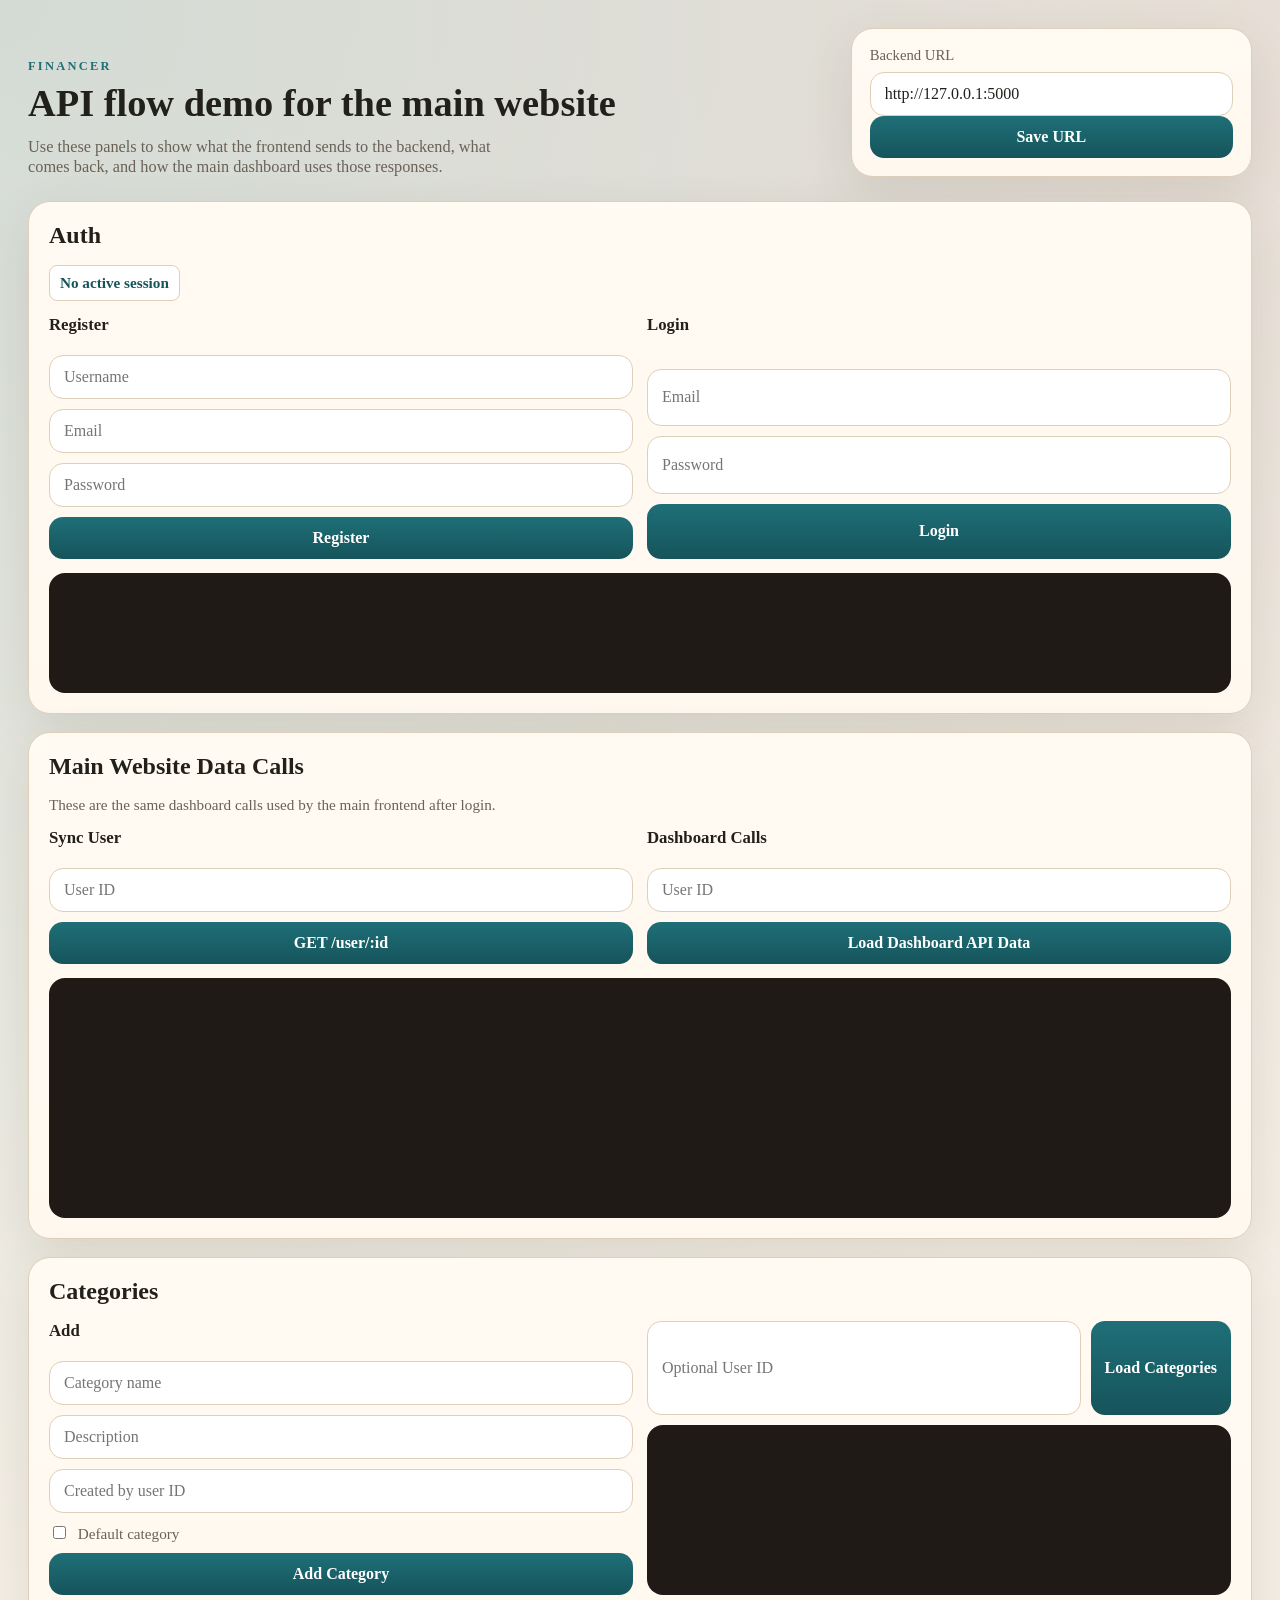
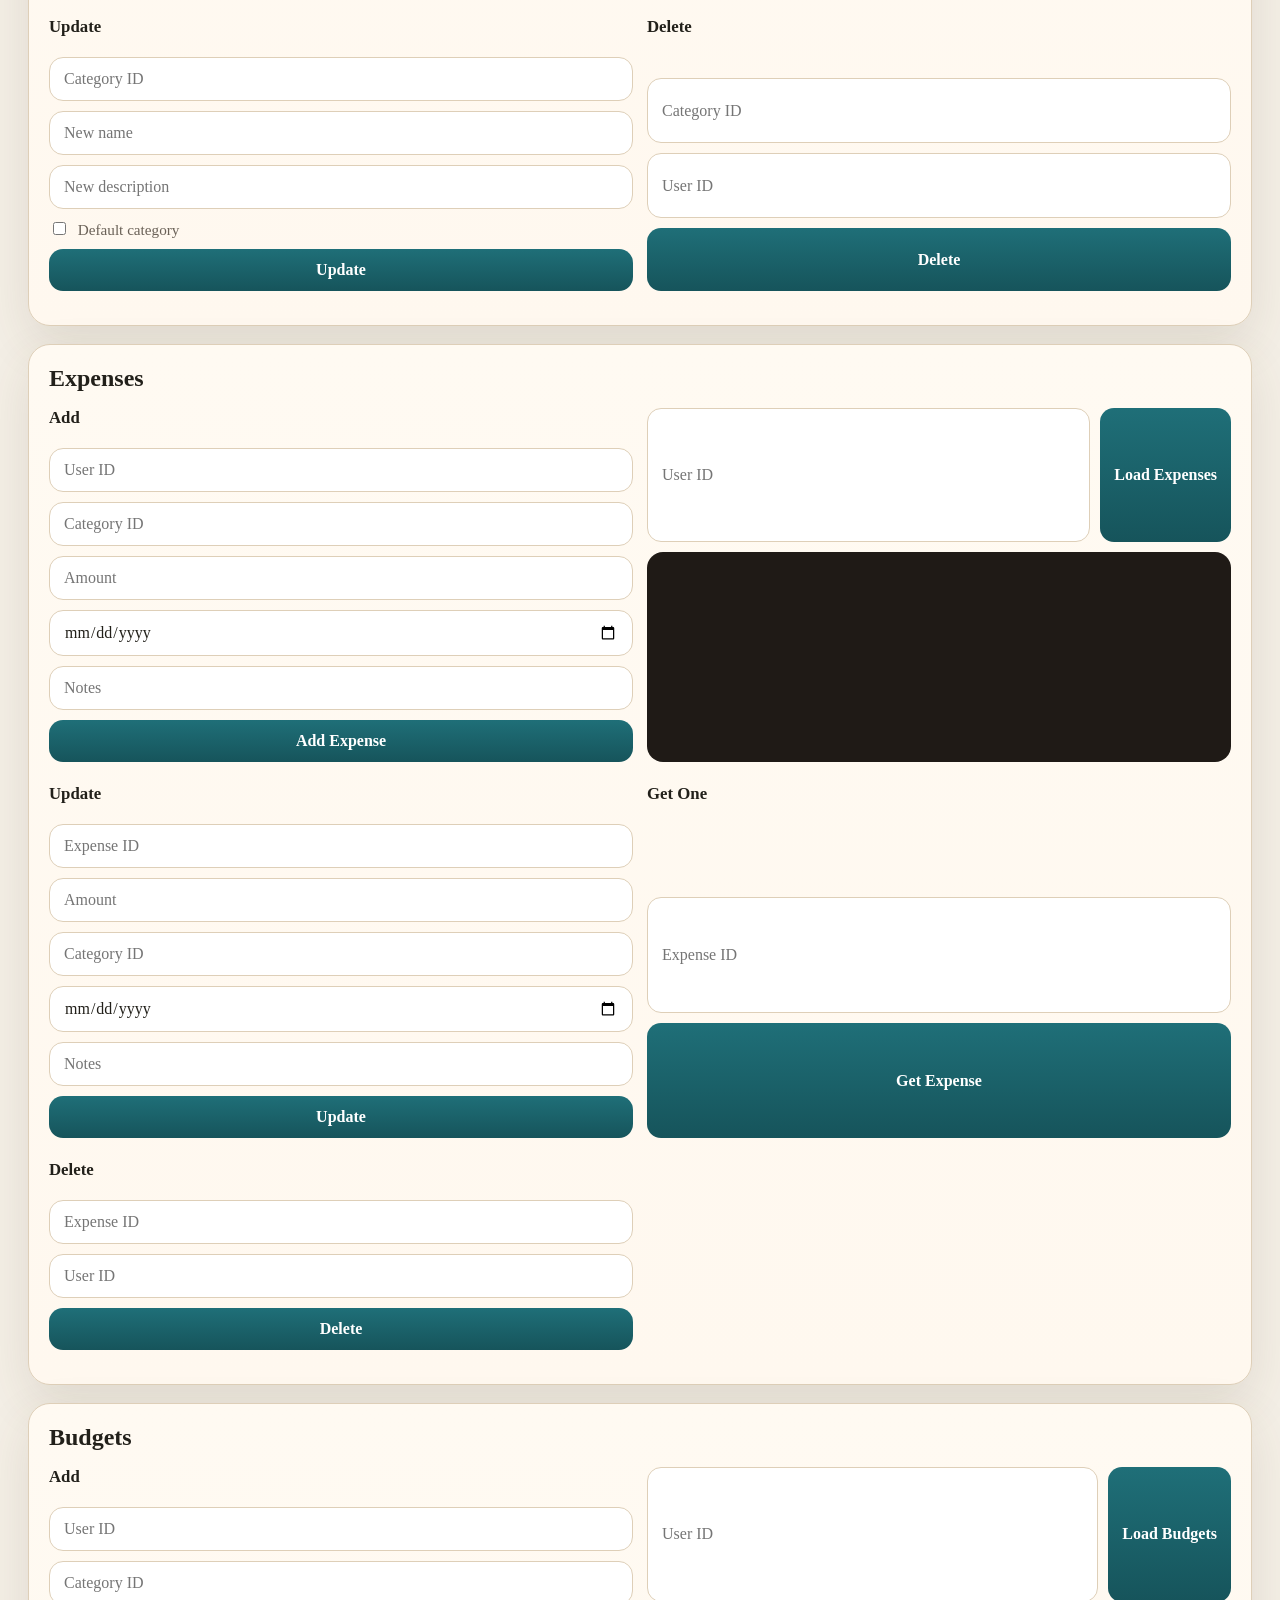
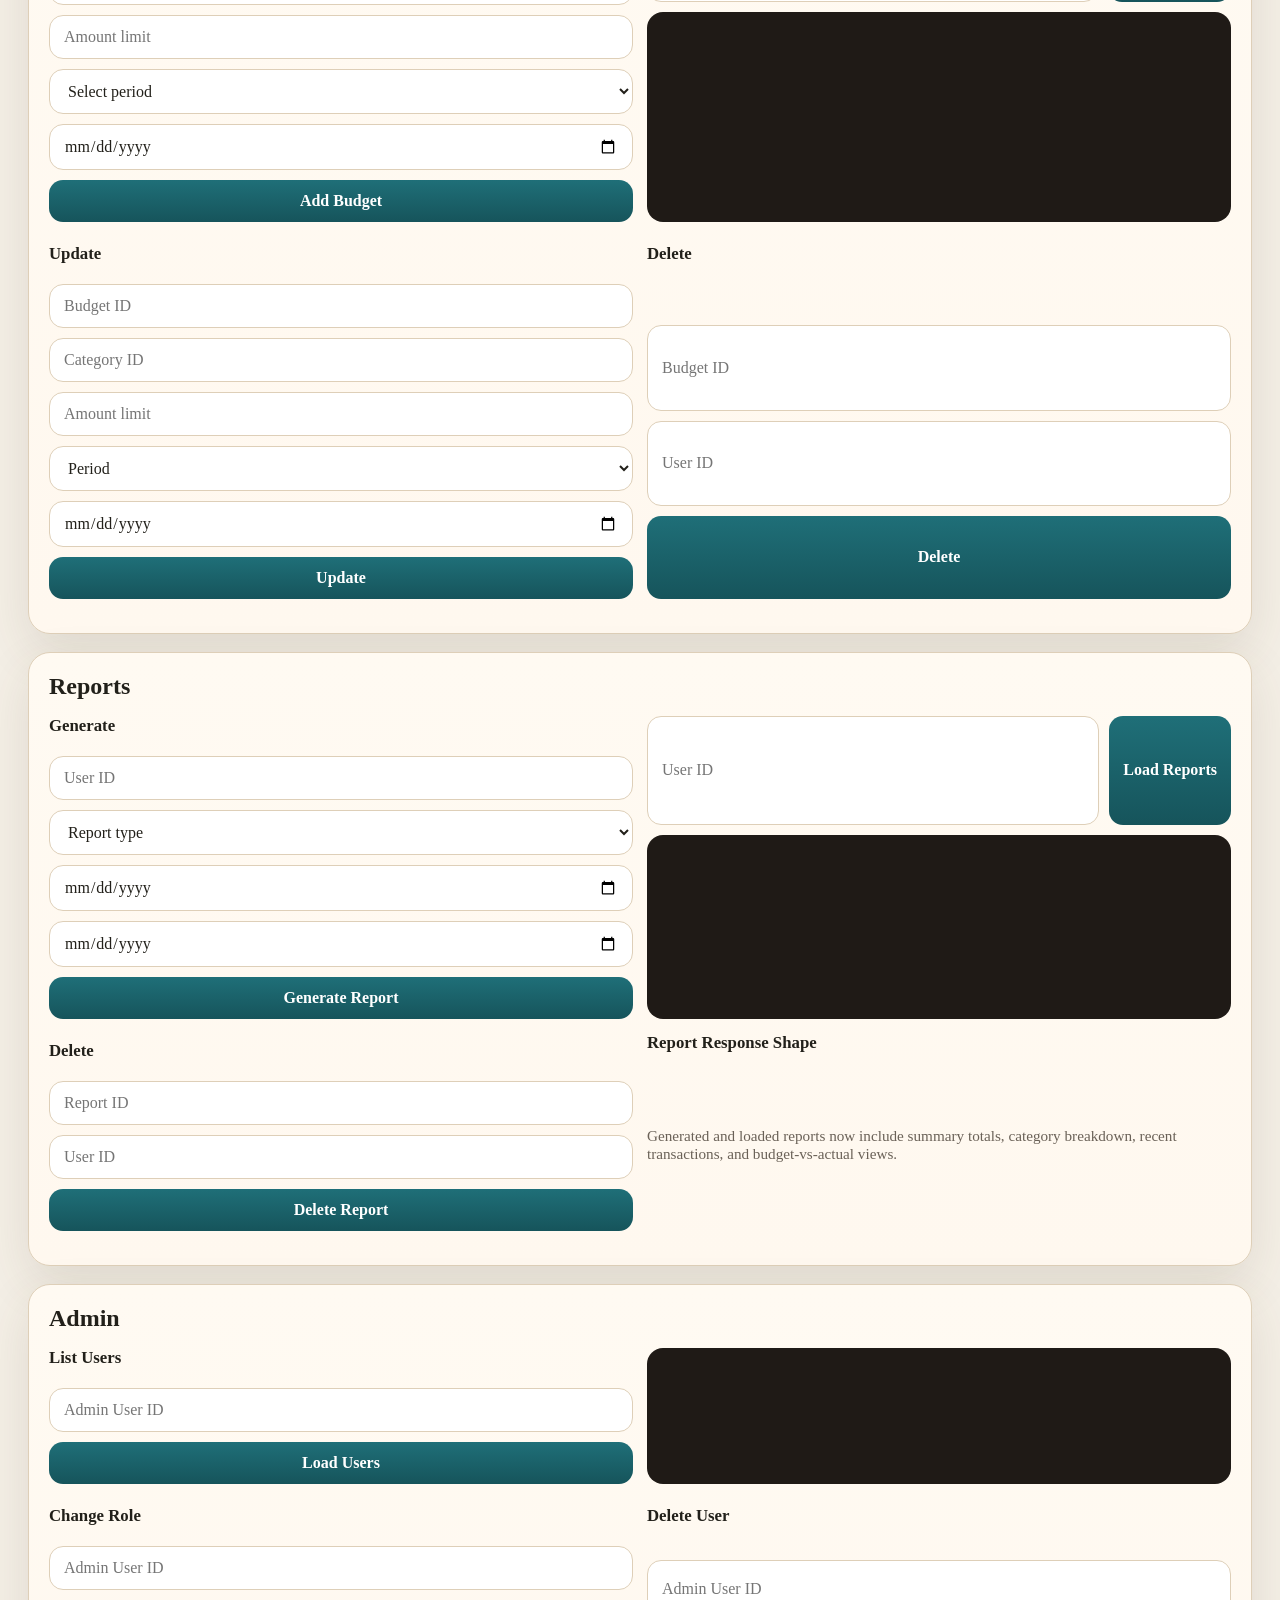
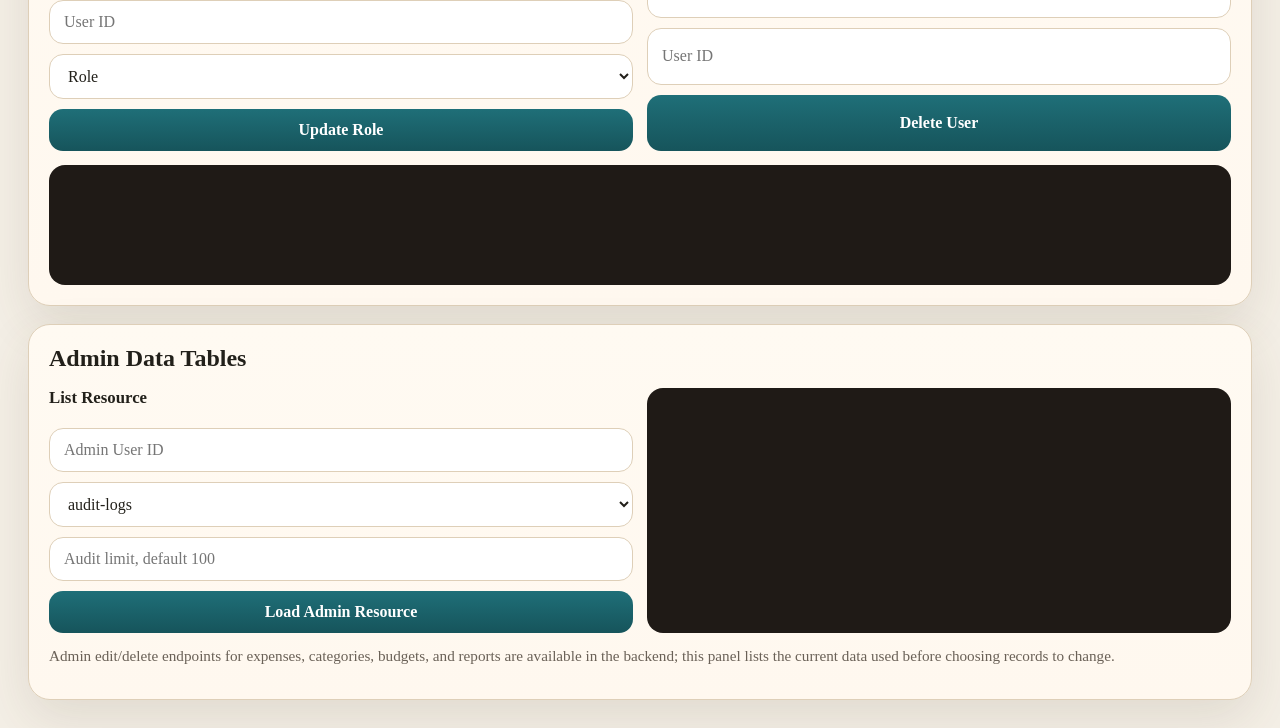
<file: frontend-test/index.html>
<!DOCTYPE html>
<html lang="en">
<head>
  <meta charset="UTF-8" />
  <meta name="viewport" content="width=device-width, initial-scale=1.0" />
  <title>Financer</title>
  <link rel="stylesheet" href="style.css" />
</head>
<body>
  <div class="shell">
    <header class="hero">
      <div>
        <p class="eyebrow">Financer</p>
        <h1>API flow demo for the main website</h1>
        <p class="subtext">Use these panels to show what the frontend sends to the backend, what comes back, and how the main dashboard uses those responses.</p>
      </div>
      <div class="base-box">
        <label for="baseUrl">Backend URL</label>
        <input id="baseUrl" type="text" value="http://127.0.0.1:5000" />
        <button id="saveBaseUrl" type="button">Save URL</button>
      </div>
    </header>

    <main class="grid">
      <section class="card">
        <h2>Auth</h2>
        <div id="sessionState" class="session-state">No active session</div>
        <div class="split">
          <form id="registerForm" class="stack">
            <h3>Register</h3>
            <input name="username" placeholder="Username" required />
            <input name="email" type="email" placeholder="Email" required />
            <input name="password" type="password" placeholder="Password" required />
            <button type="submit">Register</button>
          </form>
          <form id="loginForm" class="stack">
            <h3>Login</h3>
            <input name="email" type="email" placeholder="Email" required />
            <input name="password" type="password" placeholder="Password" required />
            <button type="submit">Login</button>
          </form>
        </div>
        <pre id="authOutput" class="output"></pre>
      </section>

      <section class="card">
        <h2>Main Website Data Calls</h2>
        <p class="note">These are the same dashboard calls used by the main frontend after login.</p>
        <div class="split">
          <form id="syncUserForm" class="stack">
            <h3>Sync User</h3>
            <input name="user_id" type="number" min="1" placeholder="User ID" required />
            <button type="submit">GET /user/:id</button>
          </form>
          <form id="dashboardCallsForm" class="stack">
            <h3>Dashboard Calls</h3>
            <input name="user_id" type="number" min="1" placeholder="User ID" required />
            <button type="submit">Load Dashboard API Data</button>
          </form>
        </div>
        <pre id="dashboardOutput" class="output tall"></pre>
      </section>

      <section class="card">
        <h2>Categories</h2>
        <div class="split">
          <form id="addCategoryForm" class="stack">
            <h3>Add</h3>
            <input name="name" placeholder="Category name" required />
            <input name="description" placeholder="Description" />
            <input name="user_id" type="number" min="1" placeholder="Created by user ID" />
            <label><input name="is_default" type="checkbox" /> Default category</label>
            <button type="submit">Add Category</button>
          </form>
          <div class="stack">
            <form id="loadCategoriesForm" class="inline-form">
              <input name="user_id" type="number" min="1" placeholder="Optional User ID" />
              <button type="submit">Load Categories</button>
            </form>
            <pre id="categoriesOutput" class="output"></pre>
          </div>
        </div>
        <div class="split">
          <form id="updateCategoryForm" class="stack small-form">
            <h3>Update</h3>
            <input name="category_id" type="number" min="1" placeholder="Category ID" required />
            <input name="name" placeholder="New name" />
            <input name="description" placeholder="New description" />
            <label><input name="is_default" type="checkbox" /> Default category</label>
            <button type="submit">Update</button>
          </form>
          <form id="deleteCategoryForm" class="stack small-form">
            <h3>Delete</h3>
            <input name="category_id" type="number" min="1" placeholder="Category ID" required />
            <input name="user_id" type="number" min="1" placeholder="User ID" />
            <button type="submit">Delete</button>
          </form>
        </div>
      </section>

      <section class="card">
        <h2>Expenses</h2>
        <div class="split">
          <form id="addExpenseForm" class="stack">
            <h3>Add</h3>
            <input name="user_id" type="number" min="1" placeholder="User ID" required />
            <input name="category_id" type="number" min="1" placeholder="Category ID" required />
            <input name="amount" type="number" min="0.01" step="0.01" placeholder="Amount" required />
            <input name="expense_date" type="date" required />
            <input name="notes" placeholder="Notes" />
            <button type="submit">Add Expense</button>
          </form>
          <div class="stack">
            <form id="loadExpensesForm" class="inline-form">
              <input name="user_id" type="number" min="1" placeholder="User ID" required />
              <button type="submit">Load Expenses</button>
            </form>
            <pre id="expensesOutput" class="output"></pre>
          </div>
        </div>
        <div class="split">
          <form id="updateExpenseForm" class="stack small-form">
            <h3>Update</h3>
            <input name="expense_id" type="number" min="1" placeholder="Expense ID" required />
            <input name="amount" type="number" min="0.01" step="0.01" placeholder="Amount" />
            <input name="category_id" type="number" min="1" placeholder="Category ID" />
            <input name="expense_date" type="date" />
            <input name="notes" placeholder="Notes" />
            <button type="submit">Update</button>
          </form>
          <form id="getExpenseForm" class="stack small-form">
            <h3>Get One</h3>
            <input name="expense_id" type="number" min="1" placeholder="Expense ID" required />
            <button type="submit">Get Expense</button>
          </form>
        </div>
        <div class="split">
          <form id="deleteExpenseForm" class="stack small-form">
            <h3>Delete</h3>
            <input name="expense_id" type="number" min="1" placeholder="Expense ID" required />
            <input name="user_id" type="number" min="1" placeholder="User ID" />
            <button type="submit">Delete</button>
          </form>
        </div>
      </section>

      <section class="card">
        <h2>Budgets</h2>
        <div class="split">
          <form id="addBudgetForm" class="stack">
            <h3>Add</h3>
            <input name="user_id" type="number" min="1" placeholder="User ID" required />
            <input name="category_id" type="number" min="1" placeholder="Category ID" required />
            <input name="amount_limit" type="number" min="0.01" step="0.01" placeholder="Amount limit" required />
            <select name="period" required>
              <option value="">Select period</option>
              <option value="weekly">weekly</option>
              <option value="monthly">monthly</option>
            </select>
            <input name="start_date" type="date" required />
            <button type="submit">Add Budget</button>
          </form>
          <div class="stack">
            <form id="loadBudgetsForm" class="inline-form">
              <input name="user_id" type="number" min="1" placeholder="User ID" required />
              <button type="submit">Load Budgets</button>
            </form>
            <pre id="budgetsOutput" class="output"></pre>
          </div>
        </div>
        <div class="split">
          <form id="updateBudgetForm" class="stack small-form">
            <h3>Update</h3>
            <input name="budget_id" type="number" min="1" placeholder="Budget ID" required />
            <input name="category_id" type="number" min="1" placeholder="Category ID" />
            <input name="amount_limit" type="number" min="0.01" step="0.01" placeholder="Amount limit" />
            <select name="period">
              <option value="">Period</option>
              <option value="weekly">weekly</option>
              <option value="monthly">monthly</option>
            </select>
            <input name="start_date" type="date" />
            <button type="submit">Update</button>
          </form>
          <form id="deleteBudgetForm" class="stack small-form">
            <h3>Delete</h3>
            <input name="budget_id" type="number" min="1" placeholder="Budget ID" required />
            <input name="user_id" type="number" min="1" placeholder="User ID" />
            <button type="submit">Delete</button>
          </form>
        </div>
      </section>

      <section class="card">
        <h2>Reports</h2>
        <div class="split">
          <form id="generateReportForm" class="stack">
            <h3>Generate</h3>
            <input name="user_id" type="number" min="1" placeholder="User ID" required />
            <select name="report_type" required>
              <option value="">Report type</option>
              <option value="monthly_summary">monthly_summary</option>
              <option value="by_category">by_category</option>
              <option value="date_range">date_range</option>
            </select>
            <input name="date_from" type="date" required />
            <input name="date_to" type="date" required />
            <button type="submit">Generate Report</button>
          </form>
          <div class="stack">
            <form id="loadReportsForm" class="inline-form">
              <input name="user_id" type="number" min="1" placeholder="User ID" required />
              <button type="submit">Load Reports</button>
            </form>
            <pre id="reportsOutput" class="output"></pre>
          </div>
        </div>
        <div class="split">
          <form id="deleteReportForm" class="stack small-form">
            <h3>Delete</h3>
            <input name="report_id" type="number" min="1" placeholder="Report ID" required />
            <input name="user_id" type="number" min="1" placeholder="User ID" />
            <button type="submit">Delete Report</button>
          </form>
          <div class="stack">
            <h3>Report Response Shape</h3>
            <p class="note">Generated and loaded reports now include summary totals, category breakdown, recent transactions, and budget-vs-actual views.</p>
          </div>
        </div>
      </section>

      <section class="card">
        <h2>Admin</h2>
        <div class="split">
          <form id="listUsersForm" class="stack">
            <h3>List Users</h3>
            <input name="admin_user_id" type="number" min="1" placeholder="Admin User ID" required />
            <button type="submit">Load Users</button>
          </form>
          <pre id="usersOutput" class="output"></pre>
        </div>
        <div class="split">
          <form id="updateRoleForm" class="stack small-form">
            <h3>Change Role</h3>
            <input name="admin_user_id" type="number" min="1" placeholder="Admin User ID" required />
            <input name="user_id" type="number" min="1" placeholder="User ID" required />
            <select name="role" required>
              <option value="">Role</option>
              <option value="basic">basic</option>
              <option value="premium">premium</option>
              <option value="admin">admin</option>
            </select>
            <button type="submit">Update Role</button>
          </form>
          <form id="deleteUserForm" class="stack small-form">
            <h3>Delete User</h3>
            <input name="admin_user_id" type="number" min="1" placeholder="Admin User ID" required />
            <input name="user_id" type="number" min="1" placeholder="User ID" required />
            <button type="submit">Delete User</button>
          </form>
        </div>
        <pre id="adminOutput" class="output"></pre>
      </section>

      <section class="card">
        <h2>Admin Data Tables</h2>
        <div class="split">
          <form id="adminResourceForm" class="stack">
            <h3>List Resource</h3>
            <input name="admin_user_id" type="number" min="1" placeholder="Admin User ID" required />
            <select name="resource" required>
              <option value="audit-logs">audit-logs</option>
              <option value="expenses">expenses</option>
              <option value="categories">categories</option>
              <option value="budgets">budgets</option>
              <option value="reports">reports</option>
            </select>
            <input name="limit" type="number" min="1" max="250" placeholder="Audit limit, default 100" />
            <button type="submit">Load Admin Resource</button>
          </form>
          <pre id="adminResourceOutput" class="output tall"></pre>
        </div>
        <p class="note">Admin edit/delete endpoints for expenses, categories, budgets, and reports are available in the backend; this panel lists the current data used before choosing records to change.</p>
      </section>
    </main>
  </div>

  <script src="app.js"></script>
</body>
</html>
</file>
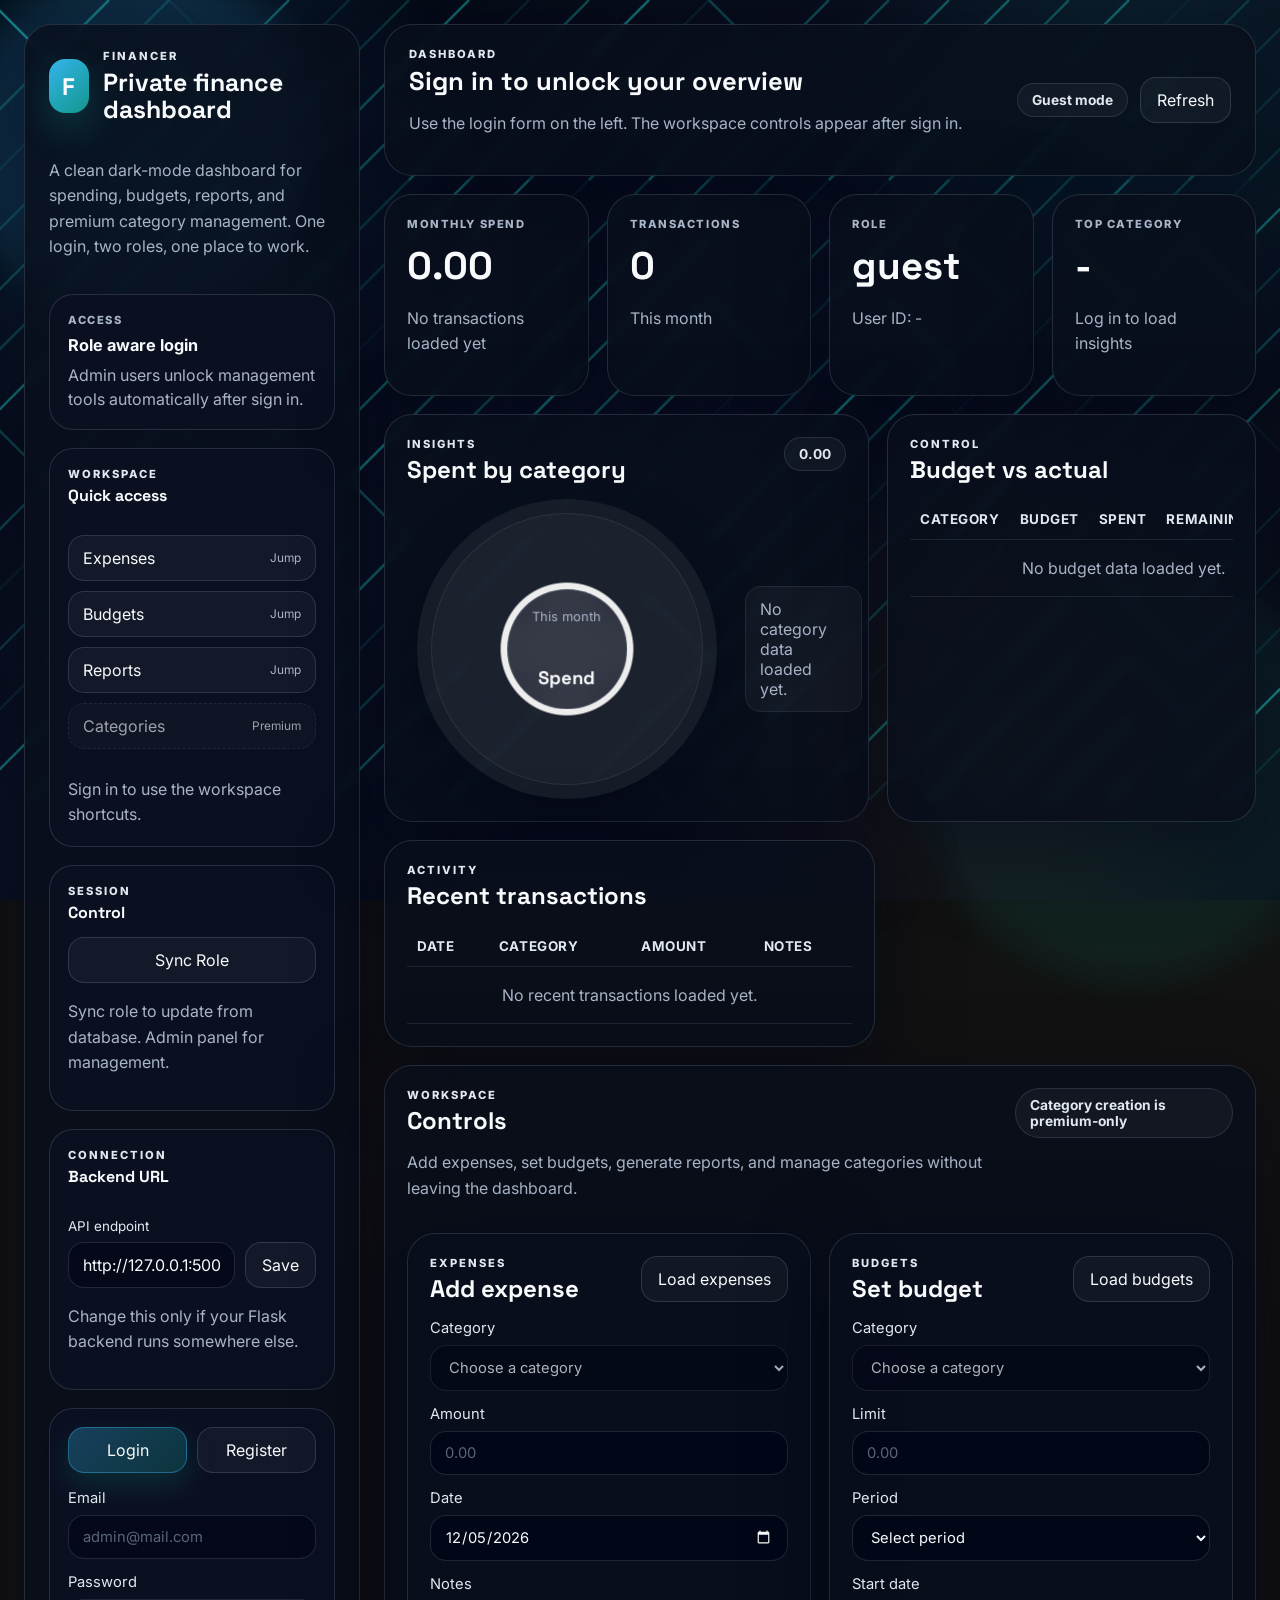
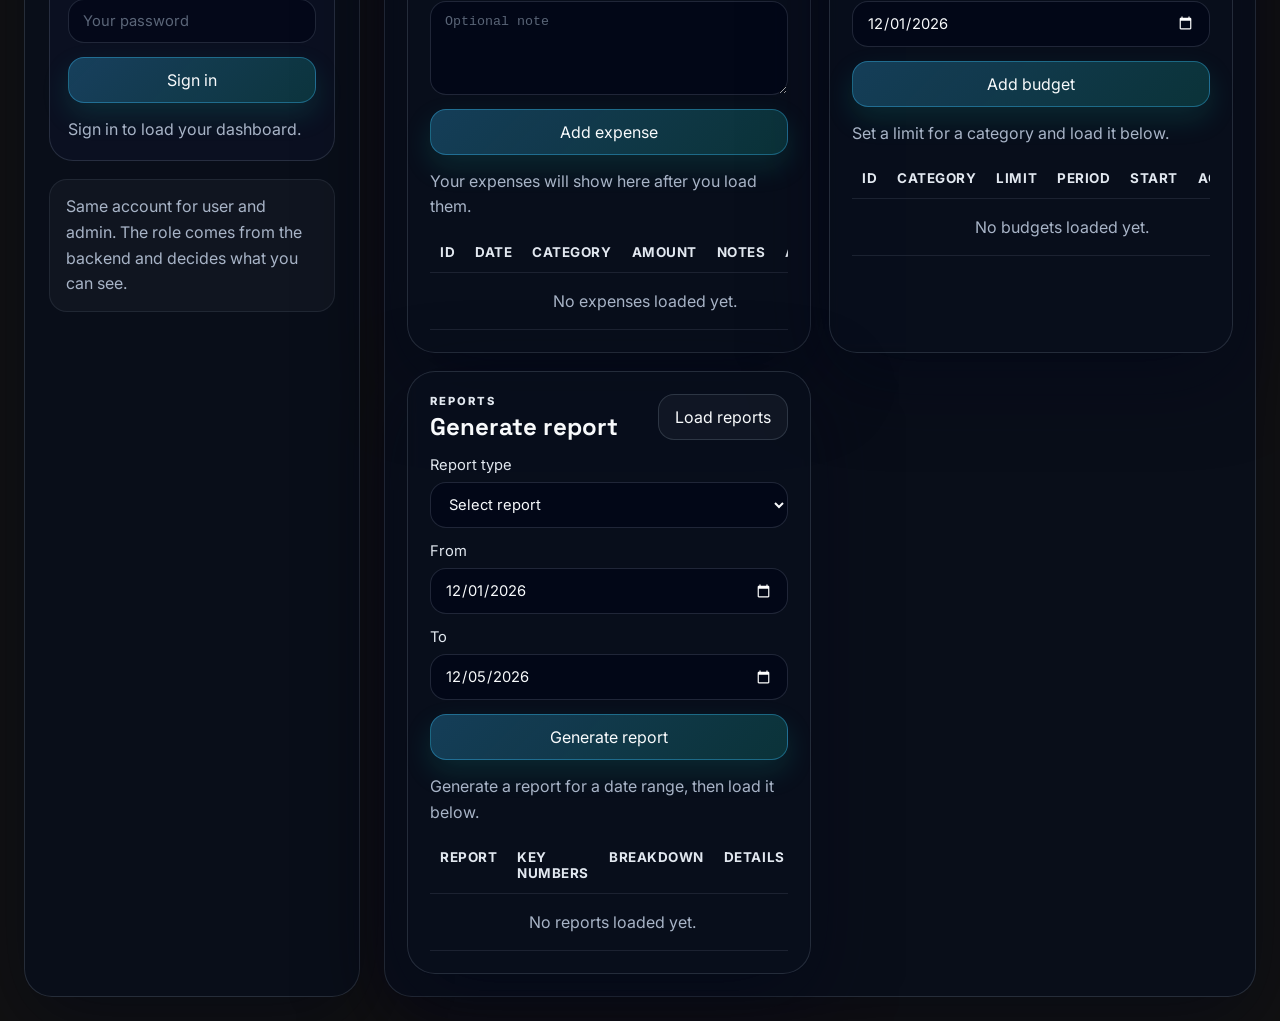
<file: frontend/index.html>
<!DOCTYPE html>
<html lang="en">
<head>
  <meta charset="UTF-8" />
  <meta name="viewport" content="width=device-width, initial-scale=1.0" />
  <title>Financer</title>
  <link rel="preconnect" href="https://fonts.googleapis.com" />
  <link rel="preconnect" href="https://fonts.gstatic.com" crossorigin />
  <link href="https://fonts.googleapis.com/css2?family=Inter:wght@400;500;600;700;800&family=Space+Grotesk:wght@500;700&display=swap" rel="stylesheet" />
  <link rel="stylesheet" href="style.css" />
</head>
<body class="dashboard-page">
  <div class="page-glow glow-a"></div>
  <div class="page-glow glow-b"></div>
  <div class="page-grid-overlay"></div>

  <div class="app-shell">
    <aside class="sidebar glass-surface">
      <div class="brand-block">
        <div class="brand-mark">F</div>
        <div>
          <p class="eyebrow">Financer</p>
          <h1>Private finance dashboard</h1>
        </div>
      </div>

      <p class="sidebar-copy">
        A clean dark-mode dashboard for spending, budgets, reports, and premium category management. One login, two roles, one place to work.
      </p>

      <div class="info-card">
        <div class="info-card-label">Access</div>
        <strong>Role aware login</strong>
        <p>Admin users unlock management tools automatically after sign in.</p>
      </div>

      <div class="sidebar-nav-card">
        <div class="section-head small">
          <div>
            <p class="eyebrow">Workspace</p>
            <h2>Quick access</h2>
          </div>
        </div>

        <div class="sidebar-nav">
          <button class="workspace-nav-button" type="button" data-workspace-target="expenseCard">Expenses</button>
          <button class="workspace-nav-button" type="button" data-workspace-target="budgetCard">Budgets</button>
          <button class="workspace-nav-button" type="button" data-workspace-target="reportCard">Reports</button>
          <button class="workspace-nav-button locked" type="button" data-workspace-target="categoryStudio">Categories</button>
        </div>

        <p id="workspaceNavMessage" class="workspace-nav-message">Use these shortcuts to jump to the working area below.</p>
      </div>

      <div class="settings-card">
        <div class="section-head small">
          <div>
            <p class="eyebrow">Session</p>
            <h2>Control</h2>
          </div>
        </div>
        <div class="sidebar-nav">
          <button id="syncRoleButton" class="ghost-button full-width-button" type="button">Sync Role</button>
          <button id="adminPanelButton" class="ghost-button full-width-button admin-only hidden" type="button">Admin Panel</button>
        </div>
        <p class="helper-text">Sync role to update from database. Admin panel for management.</p>
      </div>

      <div class="settings-card">
        <div class="section-head small">
          <div>
            <p class="eyebrow">Connection</p>
            <h2>Backend URL</h2>
          </div>
        </div>

        <label class="field-label" for="baseUrl">API endpoint</label>
        <div class="inline-field">
          <input id="baseUrl" type="url" placeholder="http://127.0.0.1:5000" autocomplete="off" />
          <button id="saveBaseUrlButton" class="ghost-button" type="button">Save</button>
        </div>
        <p class="helper-text">Change this only if your Flask backend runs somewhere else.</p>
      </div>

      <div class="auth-card">
        <div class="auth-tabs">
          <button class="tab-button active" data-auth-tab="login" type="button">Login</button>
          <button class="tab-button" data-auth-tab="register" type="button">Register</button>
        </div>

        <form id="loginForm" class="auth-form" data-auth-panel="login">
          <label>
            Email
            <input name="email" type="email" placeholder="admin@mail.com" required />
          </label>
          <label>
            Password
            <input name="password" type="password" placeholder="Your password" required />
          </label>
          <button class="primary-button" type="submit">Sign in</button>
        </form>

        <form id="registerForm" class="auth-form hidden" data-auth-panel="register">
          <label>
            Username
            <input name="username" type="text" placeholder="ahad" required />
          </label>
          <label>
            Email
            <input name="email" type="email" placeholder="ahad@mail.com" required />
          </label>
          <label>
            Password
            <input name="password" type="password" placeholder="At least 6 characters" required />
          </label>
          <button class="primary-button" type="submit">Create account</button>
        </form>

        <p id="authMessage" class="status-text">Sign in to load your dashboard.</p>
        <button id="logoutButton" class="ghost-button hidden logout-button" type="button">Logout</button>
      </div>

      <div class="sidebar-footnote">
        Same account for user and admin. The role comes from the backend and decides what you can see.
      </div>
    </aside>

    <main class="main-content">
      <header class="topbar glass-surface">
        <div>
          <p class="eyebrow">Dashboard</p>
          <h2 id="dashboardHeading">Sign in to unlock your overview</h2>
          <p id="dashboardSubtext" class="subtext">Use the controls below to add expenses, set budgets, and generate reports.</p>
        </div>
        <div class="topbar-actions">
          <span id="sessionBadge" class="badge">Guest mode</span>
          <button id="refreshButton" class="ghost-button" type="button">Refresh</button>
        </div>
      </header>

      <section class="kpi-grid">
        <article class="kpi-card glass-surface">
          <div class="kpi-label">Monthly spend</div>
          <h3 id="monthlyTotal">0.00</h3>
          <p id="monthlyCount" class="subtext">No transactions loaded yet</p>
        </article>

        <article class="kpi-card glass-surface">
          <div class="kpi-label">Transactions</div>
          <h3 id="transactionCount">0</h3>
          <p class="subtext">This month</p>
        </article>

        <article class="kpi-card glass-surface">
          <div class="kpi-label">Role</div>
          <h3 id="currentRole">guest</h3>
          <p id="currentUserId" class="subtext">User ID: -</p>
        </article>

        <article class="kpi-card glass-surface">
          <div class="kpi-label">Top category</div>
          <h3 id="topCategory">-</h3>
          <p id="topCategoryValue" class="subtext">Log in to load insights</p>
        </article>
      </section>

      <section class="content-grid">
        <article class="panel-card glass-surface chart-card">
          <div class="section-head">
            <div>
              <p class="eyebrow">Insights</p>
              <h2>Spent by category</h2>
            </div>
            <span id="chartTotal" class="metric-pill">0.00</span>
          </div>

          <div class="chart-layout">
            <div class="pie-chart" id="pieChart">
              <div class="pie-center">
                <span>This month</span>
                <strong>Spend</strong>
              </div>
            </div>
            <ul class="legend" id="pieLegend">
              <li class="legend-empty">No category data loaded yet.</li>
            </ul>
          </div>
        </article>

        <article class="panel-card glass-surface budget-card">
          <div class="section-head">
            <div>
              <p class="eyebrow">Control</p>
              <h2>Budget vs actual</h2>
            </div>
          </div>

          <div class="table-wrap">
            <table>
              <thead>
                <tr>
                  <th>Category</th>
                  <th>Budget</th>
                  <th>Spent</th>
                  <th>Remaining</th>
                  <th>Status</th>
                </tr>
              </thead>
              <tbody id="budgetBody">
                <tr>
                  <td colspan="5" class="empty-cell">No budget data loaded yet.</td>
                </tr>
              </tbody>
            </table>
          </div>
        </article>
      </section>

      <section class="content-grid lower-grid">
        <article class="panel-card glass-surface recent-card">
          <div class="section-head">
            <div>
              <p class="eyebrow">Activity</p>
              <h2>Recent transactions</h2>
            </div>
          </div>

          <div class="table-wrap">
            <table>
              <thead>
                <tr>
                  <th>Date</th>
                  <th>Category</th>
                  <th>Amount</th>
                  <th>Notes</th>
                </tr>
              </thead>
              <tbody id="recentBody">
                <tr>
                  <td colspan="4" class="empty-cell">No recent transactions loaded yet.</td>
                </tr>
              </tbody>
            </table>
          </div>
        </article>

        <article class="panel-card glass-surface admin-card hidden" id="adminPanel">
          <div class="section-head">
            <div>
              <p class="eyebrow">Admin</p>
              <h2>User management</h2>
            </div>
            <button id="loadUsersButton" class="ghost-button" type="button">Load users</button>
          </div>

          <div class="admin-grid">
            <form id="roleForm" class="mini-form">
              <label>
                Target user ID
                <input name="user_id" type="number" min="1" placeholder="5" required />
              </label>
              <label>
                New role
                <select name="role" required>
                  <option value="basic">basic</option>
                  <option value="premium">premium</option>
                  <option value="admin">admin</option>
                </select>
              </label>
              <button class="primary-button" type="submit">Update role</button>
            </form>

            <form id="deleteUserForm" class="mini-form">
              <label>
                User ID to delete
                <input name="user_id" type="number" min="1" placeholder="6" required />
              </label>
              <button class="danger-button" type="submit">Delete user</button>
            </form>
          </div>

          <div class="table-wrap users-table-wrap">
            <table>
              <thead>
                <tr>
                  <th>ID</th>
                  <th>Username</th>
                  <th>Email</th>
                  <th>Role</th>
                </tr>
              </thead>
              <tbody id="usersBody">
                <tr>
                  <td colspan="4" class="empty-cell">No users loaded yet.</td>
                </tr>
              </tbody>
            </table>
          </div>

          <p id="adminMessage" class="status-text">Admin tools appear after admin login.</p>
        </article>
      </section>

      <section class="workspace-section glass-surface" id="workspaceSection">
        <div class="section-head workspace-head">
          <div>
            <p class="eyebrow">Workspace</p>
            <h2>Controls</h2>
            <p class="subtext">Add expenses, set budgets, generate reports, and manage categories without leaving the dashboard.</p>
          </div>
          <span class="badge">Category creation is premium-only</span>
        </div>

        <div class="workspace-grid">
          <article class="panel-card glass-surface resource-card" id="expenseCard">
            <div class="section-head">
              <div>
                <p class="eyebrow">Expenses</p>
                <h2>Add expense</h2>
              </div>
              <button id="loadExpensesButton" class="ghost-button" type="button">Load expenses</button>
            </div>

            <form id="expenseForm" class="resource-form mini-form">
              <label>
                Category
                <select id="expenseCategorySelect" name="category_id" required></select>
              </label>
              <label>
                Amount
                <input name="amount" type="number" min="0.01" step="0.01" placeholder="0.00" required />
              </label>
              <label>
                Date
                <input name="expense_date" type="date" required />
              </label>
              <label>
                Notes
                <textarea name="notes" rows="3" placeholder="Optional note"></textarea>
              </label>
              <button class="primary-button" type="submit">Add expense</button>
            </form>

            <p id="expenseMessage" class="status-text">Your expenses will show here after you load them.</p>

            <div class="table-wrap resource-table-wrap">
              <table>
                <thead>
                  <tr>
                    <th>ID</th>
                    <th>Date</th>
                    <th>Category</th>
                    <th>Amount</th>
                    <th>Notes</th>
                    <th>Actions</th>
                  </tr>
                </thead>
                <tbody id="expensesBody">
                  <tr>
                    <td colspan="6" class="empty-cell">No expenses loaded yet.</td>
                  </tr>
                </tbody>
              </table>
            </div>
          </article>

          <article class="panel-card glass-surface resource-card" id="budgetCard">
            <div class="section-head">
              <div>
                <p class="eyebrow">Budgets</p>
                <h2>Set budget</h2>
              </div>
              <button id="loadBudgetsButton" class="ghost-button" type="button">Load budgets</button>
            </div>

            <form id="budgetForm" class="resource-form mini-form">
              <label>
                Category
                <select id="budgetCategorySelect" name="category_id" required></select>
              </label>
              <label>
                Limit
                <input name="amount_limit" type="number" min="0.01" step="0.01" placeholder="0.00" required />
              </label>
              <label>
                Period
                <select name="period" required>
                  <option value="">Select period</option>
                  <option value="weekly">weekly</option>
                  <option value="monthly">monthly</option>
                </select>
              </label>
              <label>
                Start date
                <input name="start_date" type="date" required />
              </label>
              <button class="primary-button" type="submit">Add budget</button>
            </form>

            <p id="budgetMessage" class="status-text">Set a limit for a category and load it below.</p>

            <div class="table-wrap resource-table-wrap">
              <table>
                <thead>
                  <tr>
                    <th>ID</th>
                    <th>Category</th>
                    <th>Limit</th>
                    <th>Period</th>
                    <th>Start</th>
                    <th>Actions</th>
                  </tr>
                </thead>
                <tbody id="budgetsBody">
                  <tr>
                    <td colspan="6" class="empty-cell">No budgets loaded yet.</td>
                  </tr>
                </tbody>
              </table>
            </div>
          </article>

          <article class="panel-card glass-surface resource-card" id="reportCard">
            <div class="section-head">
              <div>
                <p class="eyebrow">Reports</p>
                <h2>Generate report</h2>
              </div>
              <button id="loadReportsButton" class="ghost-button" type="button">Load reports</button>
            </div>

            <form id="reportForm" class="resource-form mini-form">
              <label>
                Report type
                <select name="report_type" required>
                  <option value="">Select report</option>
                  <option value="monthly_summary">Monthly summary</option>
                  <option value="by_category">Category breakdown</option>
                  <option value="date_range">Detailed date range</option>
                </select>
              </label>
              <label>
                From
                <input name="date_from" type="date" required />
              </label>
              <label>
                To
                <input name="date_to" type="date" required />
              </label>
              <button class="primary-button" type="submit">Generate report</button>
            </form>

            <p id="reportMessage" class="status-text">Generate a report for a date range, then load it below.</p>

            <div class="table-wrap resource-table-wrap">
              <table>
                <thead>
                  <tr>
                    <th>Report</th>
                    <th>Key numbers</th>
                    <th>Breakdown</th>
                    <th>Details</th>
                  </tr>
                </thead>
                <tbody id="reportsBody">
                  <tr>
                    <td colspan="4" class="empty-cell">No reports loaded yet.</td>
                  </tr>
                </tbody>
              </table>
            </div>
          </article>

          <article class="panel-card glass-surface resource-card premium-only hidden" id="categoryStudio">
            <div class="section-head">
              <div>
                <p class="eyebrow">Categories</p>
                <h2>Premium category studio</h2>
              </div>
              <button id="loadCategoriesButton" class="ghost-button" type="button">Load categories</button>
            </div>

            <form id="categoryForm" class="resource-form mini-form">
              <label>
                Name
                <input name="name" type="text" placeholder="Transport" required />
              </label>
              <label>
                Description
                <input name="description" type="text" placeholder="Short description" />
              </label>
              <label class="checkbox-row">
                <input name="is_default" type="checkbox" />
                Default category
              </label>
              <button class="primary-button" type="submit">Add category</button>
            </form>

            <p id="categoryMessage" class="status-text">Premium users can create new categories here.</p>

            <div class="table-wrap resource-table-wrap">
              <table>
                <thead>
                  <tr>
                    <th>ID</th>
                    <th>Name</th>
                    <th>Description</th>
                    <th>Default</th>
                    <th>Actions</th>
                  </tr>
                </thead>
                <tbody id="categoriesBody">
                  <tr>
                    <td colspan="5" class="empty-cell">No categories loaded yet.</td>
                  </tr>
                </tbody>
              </table>
            </div>
          </article>
        </div>
      </section>
    </main>
  </div>

  <div id="recordModal" class="modal-backdrop hidden" role="dialog" aria-modal="true" aria-labelledby="recordModalTitle">
    <div class="modal-panel glass-surface" role="document">
      <div class="modal-head">
        <div>
          <p id="recordModalEyebrow" class="eyebrow">Edit</p>
          <h2 id="recordModalTitle">Update record</h2>
        </div>
        <button id="recordModalClose" class="modal-close-button" type="button" aria-label="Close modal">&times;</button>
      </div>
      <form id="recordModalForm" class="modal-form mini-form"></form>
      <p id="recordModalMessage" class="status-text"></p>
    </div>
  </div>

  <script src="app.js"></script>
</body>
</html>
</file>
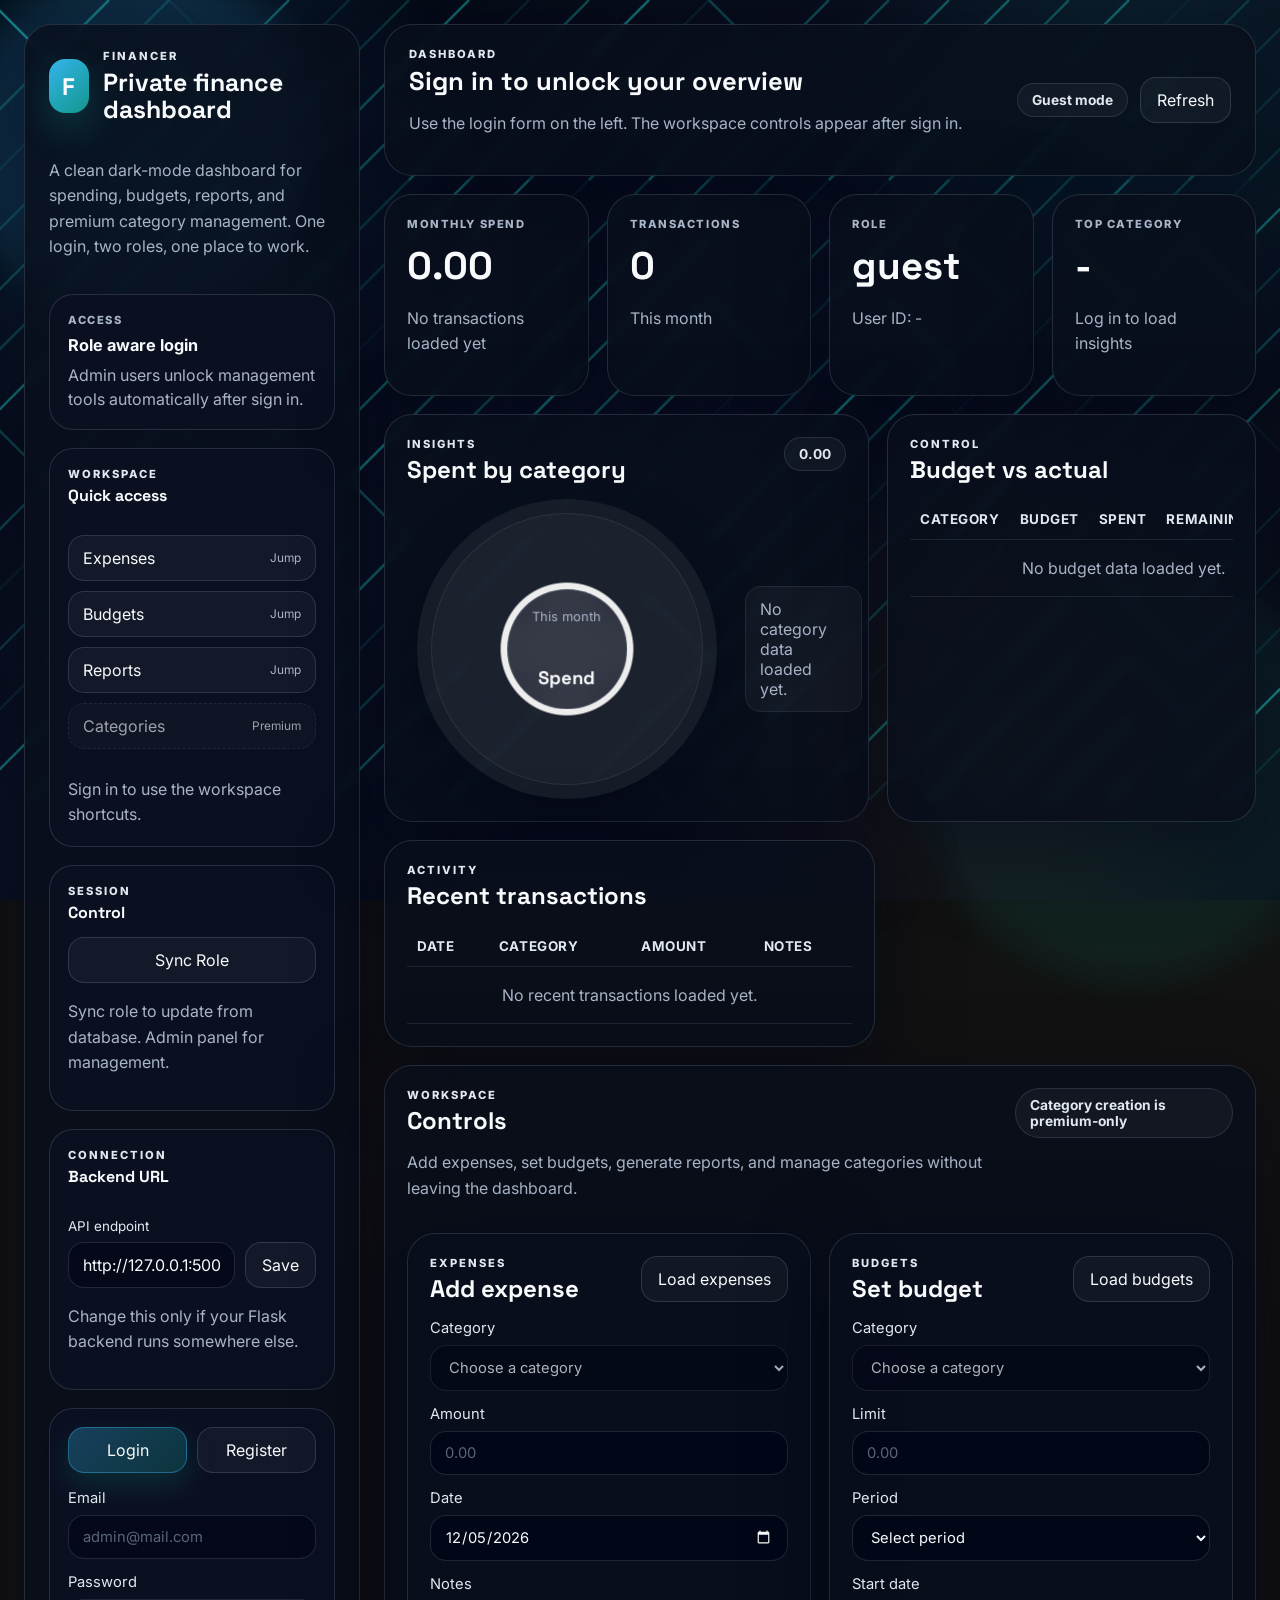
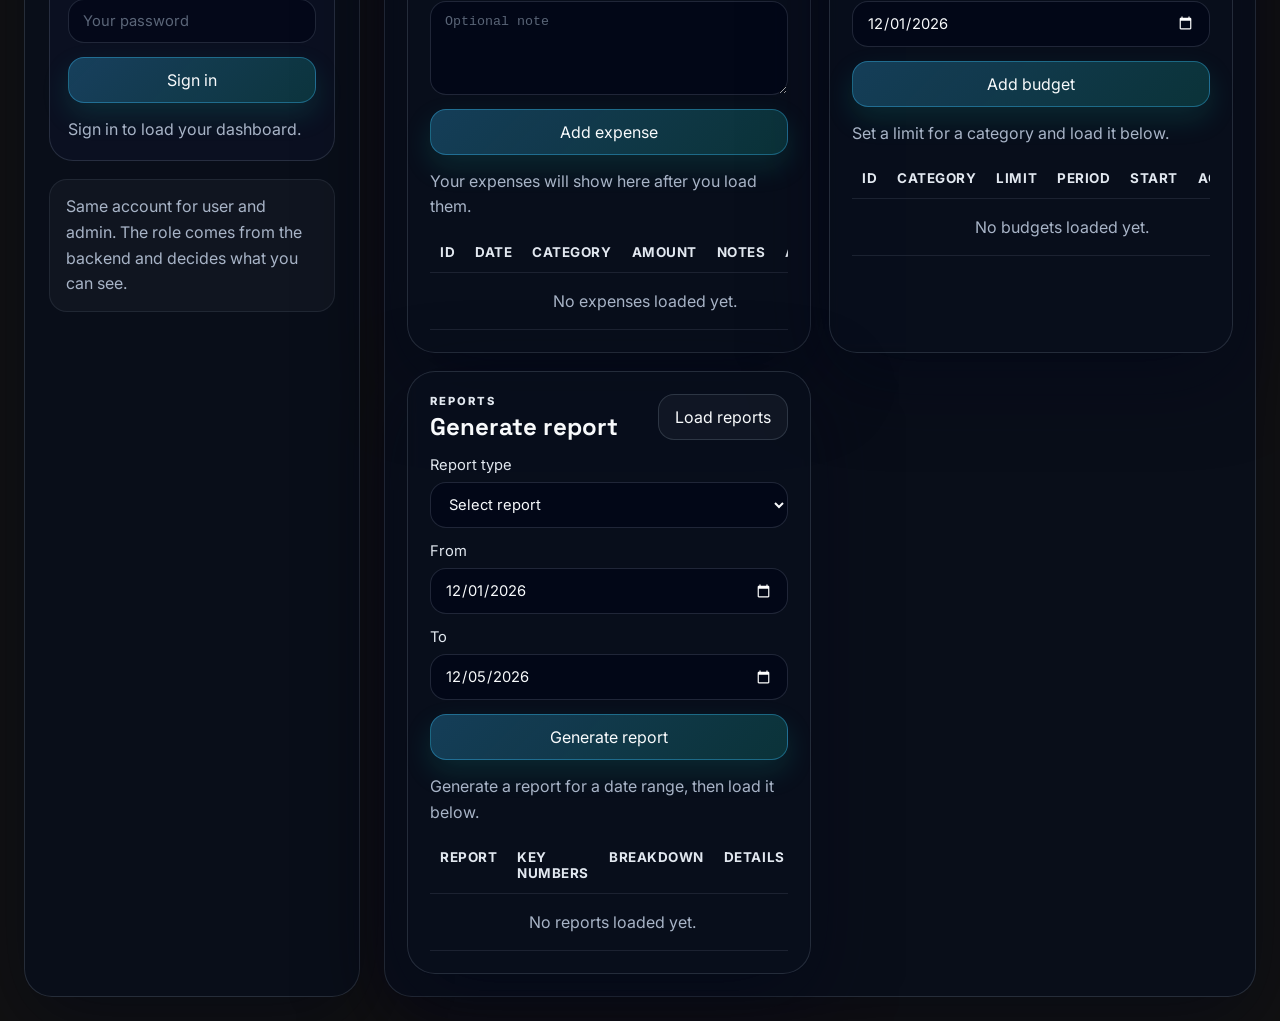
<file: frontend/admin.html>
<!DOCTYPE html>
<html lang="en">
<head>
  <meta charset="UTF-8" />
  <meta name="viewport" content="width=device-width, initial-scale=1.0" />
  <title>Financer - Admin</title>
  <link rel="preconnect" href="https://fonts.googleapis.com" />
  <link rel="preconnect" href="https://fonts.gstatic.com" crossorigin />
  <link href="https://fonts.googleapis.com/css2?family=Inter:wght@400;500;600;700;800&family=Space+Grotesk:wght@500;700&display=swap" rel="stylesheet" />
  <link rel="stylesheet" href="style.css" />
</head>
<body class="admin-page">
  <div class="page-glow glow-a"></div>
  <div class="page-glow glow-b"></div>
  <div class="page-grid-overlay"></div>

  <div class="app-shell">
    <aside class="sidebar glass-surface">
      <div class="brand-block">
        <div class="brand-mark">F</div>
        <div>
          <p class="eyebrow">Financer</p>
          <h1>Admin console</h1>
        </div>
      </div>

      <p class="sidebar-copy">
        A focused management workspace for users, categories, expenses, budgets, and reports.
      </p>

      <div class="info-card">
        <div class="info-card-label">Session</div>
        <strong id="adminBadge">Loading...</strong>
        <p id="adminRoleText">Admin tools load after your role is confirmed.</p>
      </div>

      <div class="sidebar-nav-card">
        <div class="section-head small">
          <div>
            <p class="eyebrow">Workspace</p>
            <h2>Quick access</h2>
          </div>
        </div>

        <div class="sidebar-nav">
          <button class="workspace-nav-button" type="button" data-admin-target="usersCard">Users</button>
          <button class="workspace-nav-button" type="button" data-admin-target="categoriesCard">Categories</button>
          <button class="workspace-nav-button" type="button" data-admin-target="expensesCard">Expenses</button>
          <button class="workspace-nav-button" type="button" data-admin-target="budgetsCard">Budgets</button>
          <button class="workspace-nav-button" type="button" data-admin-target="reportsCard">Reports</button>
          <button class="workspace-nav-button" type="button" data-admin-target="auditLogsCard">Activity</button>
        </div>

        <p id="adminNavMessage" class="workspace-nav-message">Jump between admin data areas without leaving the page.</p>
      </div>

      <div class="settings-card">
        <div class="section-head small">
          <div>
            <p class="eyebrow">Session</p>
            <h2>Control</h2>
          </div>
        </div>
        <div class="sidebar-nav">
          <button id="syncRoleBtn" class="ghost-button full-width-button" type="button">Sync Role</button>
          <button id="dashboardButton" class="ghost-button full-width-button" type="button">Dashboard</button>
          <button id="logoutButton" class="danger-button full-width-button" type="button">Logout</button>
        </div>
        <p class="helper-text">Sync role if permissions changed while this page was open.</p>
      </div>

      <div class="sidebar-footnote">
        Admin actions depend on the backend role check. The UI mirrors the dashboard, but protected routes still decide access.
      </div>
    </aside>

    <main class="main-content">
      <header class="topbar glass-surface">
        <div>
          <p class="eyebrow">Admin</p>
          <h2 id="adminHeading">Management Console</h2>
          <p id="adminSubtext" class="subtext">Review and modify site data from one role-aware workspace.</p>
        </div>
        <div class="topbar-actions">
          <span id="sessionBadge" class="badge">Admin mode</span>
          <button id="refreshAdminButton" class="ghost-button" type="button">Refresh</button>
        </div>
      </header>

      <section class="kpi-grid admin-kpi-grid">
        <article class="kpi-card glass-surface">
          <div class="kpi-label">Users</div>
          <h3 id="userCount">0</h3>
          <p class="subtext">Loaded accounts</p>
        </article>

        <article class="kpi-card glass-surface">
          <div class="kpi-label">Categories</div>
          <h3 id="categoryCount">0</h3>
          <p class="subtext">System and custom</p>
        </article>

        <article class="kpi-card glass-surface">
          <div class="kpi-label">Expenses</div>
          <h3 id="expenseCount">0</h3>
          <p class="subtext">Loaded records</p>
        </article>

        <article class="kpi-card glass-surface">
          <div class="kpi-label">Budgets</div>
          <h3 id="budgetCount">0</h3>
          <p class="subtext">Loaded limits</p>
        </article>

        <article class="kpi-card glass-surface">
          <div class="kpi-label">Activity</div>
          <h3 id="auditLogCount">0</h3>
          <p class="subtext">Recent events</p>
        </article>
      </section>

      <section class="content-grid lower-grid">
        <article class="panel-card glass-surface" id="usersCard">
          <div class="section-head">
            <div>
              <p class="eyebrow">Users</p>
              <h2>All users</h2>
            </div>
            <button id="loadUsersButton" class="ghost-button" type="button">Load users</button>
          </div>

          <div class="table-wrap admin-table-wrap">
            <table class="admin-table" id="usersTable">
              <thead>
                <tr>
                  <th>ID</th>
                  <th>Username</th>
                  <th>Email</th>
                  <th>Role</th>
                  <th>Actions</th>
                </tr>
              </thead>
              <tbody id="usersBody">
                <tr><td colspan="5" class="empty-cell">No users loaded yet.</td></tr>
              </tbody>
            </table>
          </div>
        </article>

        <article class="panel-card glass-surface" id="categoriesCard">
          <div class="section-head">
            <div>
              <p class="eyebrow">Categories</p>
              <h2>Manage categories</h2>
            </div>
          </div>

          <form id="categoryCreateForm" class="admin-inline-form">
            <label class="field-label compact-label" for="newCategoryName">New category</label>
            <div class="inline-field">
              <input id="newCategoryName" name="name" type="text" placeholder="Transport" autocomplete="off" />
              <button id="addCategoryBtn" class="primary-button" type="submit">Add</button>
            </div>
          </form>

          <div class="table-wrap admin-table-wrap">
            <table class="admin-table" id="categoriesTable">
              <thead>
                <tr>
                  <th>ID</th>
                  <th>Name</th>
                  <th>Created By</th>
                  <th>Default</th>
                  <th>Actions</th>
                </tr>
              </thead>
              <tbody id="categoriesBody">
                <tr><td colspan="5" class="empty-cell">No categories loaded yet.</td></tr>
              </tbody>
            </table>
          </div>
        </article>
      </section>

      <section class="content-grid lower-grid">
        <article class="panel-card glass-surface" id="expensesCard">
          <div class="section-head">
            <div>
              <p class="eyebrow">Expenses</p>
              <h2>All expenses</h2>
            </div>
            <button id="loadExpensesBtn" class="ghost-button" type="button">Load expenses</button>
          </div>

          <div class="table-wrap admin-table-wrap tall-table">
            <table class="admin-table" id="expensesTable">
              <thead>
                <tr>
                  <th>ID</th>
                  <th>User</th>
                  <th>Date</th>
                  <th>Category</th>
                  <th>Amount</th>
                  <th>Notes</th>
                  <th>Actions</th>
                </tr>
              </thead>
              <tbody id="expensesBody">
                <tr><td colspan="7" class="empty-cell">No expenses loaded yet.</td></tr>
              </tbody>
            </table>
          </div>
        </article>

        <article class="panel-card glass-surface" id="budgetsCard">
          <div class="section-head">
            <div>
              <p class="eyebrow">Budgets</p>
              <h2>All budgets</h2>
            </div>
            <button id="loadBudgetsBtn" class="ghost-button" type="button">Load budgets</button>
          </div>

          <div class="table-wrap admin-table-wrap">
            <table class="admin-table" id="budgetsTable">
              <thead>
                <tr>
                  <th>ID</th>
                  <th>User</th>
                  <th>Category</th>
                  <th>Limit</th>
                  <th>Period</th>
                  <th>Start</th>
                  <th>Actions</th>
                </tr>
              </thead>
              <tbody id="budgetsBody">
                <tr><td colspan="7" class="empty-cell">No budgets loaded yet.</td></tr>
              </tbody>
            </table>
          </div>
        </article>
      </section>

      <section class="workspace-section glass-surface" id="reportsCard">
        <div class="section-head workspace-head">
          <div>
            <p class="eyebrow">Reports</p>
            <h2>All reports</h2>
            <p class="subtext">Load generated reports and remove stale records when needed.</p>
          </div>
          <button id="loadReportsBtn" class="ghost-button" type="button">Load reports</button>
        </div>

        <div class="table-wrap admin-table-wrap">
          <table class="admin-table" id="reportsTable">
            <thead>
              <tr>
                <th>ID</th>
                <th>User</th>
                <th>Type</th>
                <th>From</th>
                <th>To</th>
                <th>Generated At</th>
                <th>Actions</th>
              </tr>
            </thead>
            <tbody id="reportsBody">
              <tr><td colspan="7" class="empty-cell">No reports loaded yet.</td></tr>
            </tbody>
          </table>
        </div>
      </section>

      <section class="workspace-section glass-surface" id="auditLogsCard">
        <div class="section-head workspace-head">
          <div>
            <p class="eyebrow">Activity</p>
            <h2>Audit log</h2>
            <p class="subtext">Recent inserts, updates, and deletes with resolved users and target records.</p>
          </div>
          <button id="loadAuditLogsBtn" class="ghost-button" type="button">Load activity</button>
        </div>

        <div class="table-wrap admin-table-wrap tall-table">
          <table class="admin-table audit-table" id="auditLogsTable">
            <thead>
              <tr>
                <th>Time</th>
                <th>Action</th>
                <th>Actor</th>
                <th>Target</th>
                <th>Details</th>
              </tr>
            </thead>
            <tbody id="auditLogsBody">
              <tr><td colspan="5" class="empty-cell">No activity loaded yet.</td></tr>
            </tbody>
          </table>
        </div>
      </section>
    </main>
  </div>

  <div id="adminModal" class="modal-backdrop hidden" role="dialog" aria-modal="true" aria-labelledby="adminModalTitle">
    <div class="modal-panel glass-surface" role="document">
      <div class="modal-head">
        <div>
          <p id="adminModalEyebrow" class="eyebrow">Edit</p>
          <h2 id="adminModalTitle">Update record</h2>
        </div>
        <button id="adminModalClose" class="modal-close-button" type="button" aria-label="Close modal">&times;</button>
      </div>
      <form id="adminModalForm" class="modal-form mini-form"></form>
      <p id="adminModalMessage" class="status-text"></p>
    </div>
  </div>

  <script>
    let currentAdminUserId = null;
    const adminState = {
      users: [],
      categories: [],
      expenses: [],
      budgets: [],
      reports: [],
      activeModal: null
    };

    const baseUrl = () => localStorage.getItem('financer_base_url') || 'http://127.0.0.1:5000';
    const getSession = () => JSON.parse(localStorage.getItem('financer_session') || '{}');

    function escapeHtml(value) {
      return String(value ?? '').replace(/[&<>"']/g, char => ({
        '&': '&amp;',
        '<': '&lt;',
        '>': '&gt;',
        '"': '&quot;',
        "'": '&#39;'
      })[char]);
    }

    function setCount(id, value) {
      document.getElementById(id).textContent = Array.isArray(value) ? value.length : 0;
    }

    function setEmpty(tbodyId, colspan, message) {
      document.getElementById(tbodyId).innerHTML = `<tr><td colspan="${colspan}" class="empty-cell">${message}</td></tr>`;
    }

    function setAdminModalMessage(text, isError = false) {
      const target = document.getElementById('adminModalMessage');
      target.textContent = text || '';
      target.className = isError ? 'status-text error' : 'status-text';
    }

    async function adminRequest(path, options = {}) {
      const response = await fetch(`${baseUrl()}${path}`, {
        ...options,
        headers: {
          Accept: 'application/json',
          ...(options.body ? { 'Content-Type': 'application/json' } : {}),
          ...(options.headers || {})
        }
      });
      const text = await response.text();
      let payload = {};
      try {
        payload = text ? JSON.parse(text) : {};
      } catch {
        payload = { message: text || 'Unexpected response' };
      }
      if (!response.ok) {
        throw new Error(payload.message || payload.error || 'Request failed');
      }
      return payload;
    }

    function closeAdminModal() {
      adminState.activeModal = null;
      document.getElementById('adminModal').classList.add('hidden');
      document.getElementById('adminModalForm').innerHTML = '';
      setAdminModalMessage('');
    }

    function categoryOptions(selectedId) {
      return `
        <option value="">Choose a category</option>
        ${adminState.categories.map(category => `
          <option value="${escapeHtml(category.category_id)}" ${Number(category.category_id) === Number(selectedId) ? 'selected' : ''}>${escapeHtml(category.name)}</option>
        `).join('')}
      `;
    }

    function openAdminModal(config) {
      adminState.activeModal = config;
      const modal = document.getElementById('adminModal');
      const form = document.getElementById('adminModalForm');
      document.getElementById('adminModalEyebrow').textContent = config.mode === 'delete' ? 'Delete' : 'Edit';
      document.getElementById('adminModalTitle').textContent = config.title;
      setAdminModalMessage('');

      if (config.mode === 'delete') {
        form.innerHTML = `
          <p class="subtext">${config.message}</p>
          <div class="modal-actions">
            <button class="ghost-button" type="button" data-modal-close>Cancel</button>
            <button class="danger-button" type="submit">Delete</button>
          </div>
        `;
      } else {
        form.innerHTML = config.fields + `
          <div class="modal-actions">
            <button class="ghost-button" type="button" data-modal-close>Cancel</button>
            <button class="primary-button" type="submit">Save</button>
          </div>
        `;
      }

      modal.classList.remove('hidden');
      form.querySelector('input, select, textarea, button')?.focus();
    }

    function buildAdminModalPayload(form) {
      const payload = { admin_user_id: currentAdminUserId };
      const formData = new FormData(form);
      for (const [key, value] of formData.entries()) {
        if (value === '') continue;
        if (key === 'is_default') {
          payload.is_default = form.elements.is_default?.checked || false;
          continue;
        }
        if (['user_id', 'category_id'].includes(key)) {
          payload[key] = Number(value);
          continue;
        }
        if (['amount', 'amount_limit'].includes(key)) {
          payload[key] = Number(value);
          continue;
        }
        payload[key] = value;
      }
      if (form.elements.is_default && !payload.hasOwnProperty('is_default')) {
        payload.is_default = false;
      }
      return payload;
    }

    function formatDateTime(value) {
      if (!value) return '-';
      const date = new Date(value);
      if (Number.isNaN(date.getTime())) return value;
      return date.toLocaleString([], {
        year: 'numeric',
        month: 'short',
        day: 'numeric',
        hour: '2-digit',
        minute: '2-digit'
      });
    }

    function actionClass(action) {
      return `audit-action-${String(action || '').toLowerCase()}`;
    }

    async function syncRoleFromBackend() {
      const session = getSession();
      if (!session.user_id) {
        document.getElementById('adminSubtext').textContent = 'Session expired. Please login again.';
        window.location.href = 'index.html';
        return;
      }

      try {
        const response = await fetch(`${baseUrl()}/user/${session.user_id}`);
        const result = await response.json();

        if (response.ok && result.user) {
          session.role = result.user.role;
          session.username = result.user.username || session.username;
          localStorage.setItem('financer_session', JSON.stringify(session));
          updateAdminPanel();
        } else {
          document.getElementById('adminSubtext').textContent = result.message || 'Could not confirm your role.';
        }
      } catch (error) {
        console.error('Error syncing role:', error);
        document.getElementById('adminSubtext').textContent = 'Could not reach the backend to confirm your role.';
      }
    }

    function updateAdminPanel() {
      const session = getSession();
      const badge = document.getElementById('adminBadge');
      const roleText = document.getElementById('adminRoleText');
      const sessionBadge = document.getElementById('sessionBadge');

      if (session.role === 'admin') {
        currentAdminUserId = session.user_id;
        badge.textContent = `admin - ${session.username || 'Admin'}`;
        roleText.textContent = `User ID: ${session.user_id}`;
        sessionBadge.textContent = 'Admin mode';
        document.getElementById('adminHeading').textContent = 'Management Console';
        document.getElementById('adminSubtext').textContent = 'Review and modify site data from one role-aware workspace.';
        loadAdminOverview();
      } else {
        currentAdminUserId = null;
        badge.textContent = `${session.role || 'guest'} - ${session.username || 'User'}`;
        roleText.textContent = 'This account does not have admin access.';
        sessionBadge.textContent = 'Access required';
        document.getElementById('adminHeading').textContent = 'Access required';
        document.getElementById('adminSubtext').textContent = 'Sign in as an admin from the dashboard, then sync your role.';
      }
    }

    async function loadAdminOverview() {
      await Promise.all([loadUsers(), loadCategories(), loadExpenses(), loadBudgets(), loadReports(), loadAuditLogs()]);
    }

    async function loadUsers() {
      if (!currentAdminUserId) return;
      try {
        const response = await fetch(`${baseUrl()}/admin/users?admin_user_id=${currentAdminUserId}`);
        const users = await response.json();
        adminState.users = Array.isArray(users) ? users : [];
        const tbody = document.getElementById('usersBody');
        setCount('userCount', users);

        if (Array.isArray(users) && users.length) {
          tbody.innerHTML = users.map(user => `
            <tr>
              <td>#${escapeHtml(user.user_id)}</td>
              <td>${escapeHtml(user.username)}</td>
              <td>${escapeHtml(user.email)}</td>
              <td><span class="status-badge status-${escapeHtml(user.role)}">${escapeHtml(user.role)}</span></td>
              <td class="admin-table-actions">
                <button class="admin-btn" type="button" data-admin-action="edit-user-role" data-user-id="${escapeHtml(user.user_id)}" data-username="${escapeHtml(user.username)}" data-role="${escapeHtml(user.role)}">Edit</button>
                <button class="admin-btn admin-btn-danger" type="button" data-admin-action="delete-user" data-user-id="${escapeHtml(user.user_id)}" data-username="${escapeHtml(user.username)}">Delete</button>
              </td>
            </tr>
          `).join('');
        } else {
          setEmpty('usersBody', 5, 'No users found.');
        }
      } catch (error) {
        console.error(error);
        setEmpty('usersBody', 5, 'Unable to load users.');
      }
    }

    async function loadCategories() {
      if (!currentAdminUserId) return;
      try {
        const response = await fetch(`${baseUrl()}/admin/categories?admin_user_id=${currentAdminUserId}`);
        const categories = await response.json();
        adminState.categories = Array.isArray(categories) ? categories : [];
        const tbody = document.getElementById('categoriesBody');
        setCount('categoryCount', categories);

        if (Array.isArray(categories) && categories.length) {
          tbody.innerHTML = categories.map(category => `
            <tr>
              <td>#${escapeHtml(category.category_id)}</td>
              <td>${escapeHtml(category.name)}</td>
              <td>${category.created_by ? '#' + escapeHtml(category.created_by) : 'System'}</td>
              <td>${category.is_default ? '<span class="pill success">Yes</span>' : '<span class="pill">No</span>'}</td>
              <td class="admin-table-actions">
                <button class="admin-btn" type="button" data-admin-action="edit-category" data-category-id="${escapeHtml(category.category_id)}" data-category-name="${escapeHtml(category.name)}">Edit</button>
                <button class="admin-btn admin-btn-danger" type="button" data-admin-action="delete-category" data-category-id="${escapeHtml(category.category_id)}" data-category-name="${escapeHtml(category.name)}">Delete</button>
              </td>
            </tr>
          `).join('');
        } else {
          setEmpty('categoriesBody', 5, 'No categories found.');
        }
      } catch (error) {
        console.error('Error loading categories:', error);
        setEmpty('categoriesBody', 5, 'Unable to load categories.');
      }
    }

    async function addCategory(event) {
      event.preventDefault();
      const name = document.getElementById('newCategoryName').value.trim();
      if (!name) {
        document.getElementById('adminSubtext').textContent = 'Enter a category name.';
        return;
      }

      const session = getSession();
      try {
        const response = await fetch(`${baseUrl()}/add-category`, {
          method: 'POST',
          headers: { 'Content-Type': 'application/json' },
          body: JSON.stringify({ name, user_id: session.user_id })
        });
        const result = await response.json();

        if (response.ok) {
          document.getElementById('newCategoryName').value = '';
          loadCategories();
          loadAuditLogs();
        } else {
          document.getElementById('adminSubtext').textContent = result.message || 'Failed to add category';
        }
      } catch (error) {
        console.error(error);
        document.getElementById('adminSubtext').textContent = 'Failed to add category.';
      }
    }

    async function deleteCategory(categoryId, name) {
      openAdminModal({
        type: 'category',
        mode: 'delete',
        id: categoryId,
        title: 'Delete category',
        message: `Delete category "${escapeHtml(name)}"?`
      });
    }

    async function editCategory(categoryId, name) {
      const category = adminState.categories.find(item => Number(item.category_id) === Number(categoryId)) || {};
      openAdminModal({
        type: 'category',
        mode: 'edit',
        id: categoryId,
        title: 'Edit category',
        fields: `
          <label>
            Name
            <input name="name" type="text" value="${escapeHtml(name)}" required />
          </label>
          <label>
            Description
            <input name="description" type="text" value="${escapeHtml(category.description || '')}" />
          </label>
          <label class="checkbox-row">
            <input name="is_default" type="checkbox" ${category.is_default ? 'checked' : ''} />
            Default category
          </label>
        `
      });
    }

    function openRoleModal(userId, username, currentRole) {
      openAdminModal({
        type: 'user-role',
        mode: 'edit',
        id: userId,
        title: `Edit ${username}`,
        fields: `
          <label>
            Role
            <select name="role" required>
              <option value="basic" ${currentRole === 'basic' ? 'selected' : ''}>basic</option>
              <option value="premium" ${currentRole === 'premium' ? 'selected' : ''}>premium</option>
              <option value="admin" ${currentRole === 'admin' ? 'selected' : ''}>admin</option>
            </select>
          </label>
        `
      });
    }

    async function updateUserRole(userId, newRole) {
      try {
        await adminRequest(`/admin/users/${userId}/role`, {
          method: 'PUT',
          body: JSON.stringify({ admin_user_id: currentAdminUserId, role: newRole })
        });
        loadUsers();
        loadAuditLogs();
      } catch (error) {
        console.error(error);
        document.getElementById('adminSubtext').textContent = error.message || 'Failed to update role';
      }
    }

    async function deleteUser(userId, username) {
      openAdminModal({
        type: 'user',
        mode: 'delete',
        id: userId,
        title: 'Delete user',
        message: `Delete user ${escapeHtml(username)}?`
      });
    }

    async function loadExpenses() {
      if (!currentAdminUserId) return;
      try {
        const response = await fetch(`${baseUrl()}/admin/expenses?admin_user_id=${currentAdminUserId}`);
        const expenses = await response.json();
        adminState.expenses = Array.isArray(expenses) ? expenses : [];
        const tbody = document.getElementById('expensesBody');
        setCount('expenseCount', expenses);

        if (Array.isArray(expenses) && expenses.length) {
          tbody.innerHTML = expenses.map(expense => `
            <tr>
              <td>#${escapeHtml(expense.expense_id)}</td>
              <td>#${escapeHtml(expense.user_id)}</td>
              <td>${escapeHtml(expense.expense_date)}</td>
              <td>${escapeHtml(expense.category_id)}</td>
              <td>${escapeHtml(expense.amount)}</td>
              <td>${escapeHtml(expense.notes || '-')}</td>
              <td class="admin-table-actions">
                <button class="admin-btn" type="button" data-admin-action="edit-expense" data-expense-id="${escapeHtml(expense.expense_id)}">Edit</button>
                <button class="admin-btn admin-btn-danger" type="button" data-admin-action="delete-expense" data-expense-id="${escapeHtml(expense.expense_id)}">Delete</button>
              </td>
            </tr>
          `).join('');
        } else {
          setEmpty('expensesBody', 7, 'No expenses found.');
        }
      } catch (error) {
        console.error(error);
        setEmpty('expensesBody', 7, 'Unable to load expenses.');
      }
    }

    async function adminDeleteExpense(expenseId) {
      openAdminModal({
        type: 'expense',
        mode: 'delete',
        id: expenseId,
        title: 'Delete expense',
        message: `Delete expense #${escapeHtml(expenseId)}?`
      });
    }

    function adminEditExpense(expenseId) {
      const expense = adminState.expenses.find(item => Number(item.expense_id) === Number(expenseId));
      if (!expense) return;
      openAdminModal({
        type: 'expense',
        mode: 'edit',
        id: expenseId,
        title: 'Edit expense',
        fields: `
          <label>
            Owner user ID
            <input name="user_id" type="number" min="1" value="${escapeHtml(expense.user_id)}" required />
          </label>
          <label>
            Category
            <select name="category_id" required>${categoryOptions(expense.category_id)}</select>
          </label>
          <label>
            Amount
            <input name="amount" type="number" min="0.01" step="0.01" value="${escapeHtml(expense.amount)}" required />
          </label>
          <label>
            Date
            <input name="expense_date" type="date" value="${escapeHtml(expense.expense_date)}" required />
          </label>
          <label>
            Notes
            <textarea name="notes" rows="3">${escapeHtml(expense.notes || '')}</textarea>
          </label>
        `
      });
    }

    async function loadBudgets() {
      if (!currentAdminUserId) return;
      try {
        const response = await fetch(`${baseUrl()}/admin/budgets?admin_user_id=${currentAdminUserId}`);
        const budgets = await response.json();
        adminState.budgets = Array.isArray(budgets) ? budgets : [];
        const tbody = document.getElementById('budgetsBody');
        setCount('budgetCount', budgets);

        if (Array.isArray(budgets) && budgets.length) {
          tbody.innerHTML = budgets.map(budget => `
            <tr>
              <td>#${escapeHtml(budget.budget_id)}</td>
              <td>#${escapeHtml(budget.user_id)}</td>
              <td>${escapeHtml(budget.category_id)}</td>
              <td>${escapeHtml(budget.amount_limit)}</td>
              <td>${escapeHtml(budget.period)}</td>
              <td>${escapeHtml(budget.start_date)}</td>
              <td class="admin-table-actions">
                <button class="admin-btn" type="button" data-admin-action="edit-budget" data-budget-id="${escapeHtml(budget.budget_id)}">Edit</button>
                <button class="admin-btn admin-btn-danger" type="button" data-admin-action="delete-budget" data-budget-id="${escapeHtml(budget.budget_id)}">Delete</button>
              </td>
            </tr>
          `).join('');
        } else {
          setEmpty('budgetsBody', 7, 'No budgets found.');
        }
      } catch (error) {
        console.error(error);
        setEmpty('budgetsBody', 7, 'Unable to load budgets.');
      }
    }

    async function adminDeleteBudget(budgetId) {
      openAdminModal({
        type: 'budget',
        mode: 'delete',
        id: budgetId,
        title: 'Delete budget',
        message: `Delete budget #${escapeHtml(budgetId)}?`
      });
    }

    function adminEditBudget(budgetId) {
      const budget = adminState.budgets.find(item => Number(item.budget_id) === Number(budgetId));
      if (!budget) return;
      openAdminModal({
        type: 'budget',
        mode: 'edit',
        id: budgetId,
        title: 'Edit budget',
        fields: `
          <label>
            Owner user ID
            <input name="user_id" type="number" min="1" value="${escapeHtml(budget.user_id)}" required />
          </label>
          <label>
            Category
            <select name="category_id" required>${categoryOptions(budget.category_id)}</select>
          </label>
          <label>
            Limit
            <input name="amount_limit" type="number" min="0.01" step="0.01" value="${escapeHtml(budget.amount_limit)}" required />
          </label>
          <label>
            Period
            <select name="period" required>
              <option value="weekly" ${budget.period === 'weekly' ? 'selected' : ''}>weekly</option>
              <option value="monthly" ${budget.period === 'monthly' ? 'selected' : ''}>monthly</option>
            </select>
          </label>
          <label>
            Start date
            <input name="start_date" type="date" value="${escapeHtml(budget.start_date)}" required />
          </label>
        `
      });
    }

    async function loadReports() {
      if (!currentAdminUserId) return;
      try {
        const response = await fetch(`${baseUrl()}/admin/reports?admin_user_id=${currentAdminUserId}`);
        const reports = await response.json();
        adminState.reports = Array.isArray(reports) ? reports : [];
        const tbody = document.getElementById('reportsBody');

        if (Array.isArray(reports) && reports.length) {
          tbody.innerHTML = reports.map(report => `
            <tr>
              <td>#${escapeHtml(report.report_id)}</td>
              <td>#${escapeHtml(report.user_id)}</td>
              <td>${escapeHtml(report.report_type)}</td>
              <td>${escapeHtml(report.date_from)}</td>
              <td>${escapeHtml(report.date_to)}</td>
              <td>${escapeHtml(report.generated_at || '-')}</td>
              <td class="admin-table-actions"><button class="admin-btn admin-btn-danger" type="button" data-admin-action="delete-report" data-report-id="${escapeHtml(report.report_id)}">Delete</button></td>
            </tr>
          `).join('');
        } else {
          setEmpty('reportsBody', 7, 'No reports found.');
        }
      } catch (error) {
        console.error(error);
        setEmpty('reportsBody', 7, 'Unable to load reports.');
      }
    }

    async function loadAuditLogs() {
      if (!currentAdminUserId) return;
      try {
        const response = await fetch(`${baseUrl()}/admin/audit-logs?admin_user_id=${currentAdminUserId}&limit=100`);
        const logs = await response.json();
        const tbody = document.getElementById('auditLogsBody');
        setCount('auditLogCount', logs);

        if (!response.ok) {
          setEmpty('auditLogsBody', 5, logs.message || 'Unable to load audit logs.');
          return;
        }

        if (Array.isArray(logs) && logs.length) {
          tbody.innerHTML = logs.map(log => {
            const target = log.target || {};
            const actor = log.actor || {};
            return `
              <tr>
                <td>${escapeHtml(formatDateTime(log.action_time))}</td>
                <td><span class="status-badge ${actionClass(log.action)}">${escapeHtml(log.action)}</span></td>
                <td>
                  <strong>${escapeHtml(actor.label || 'System')}</strong>
                  <span class="audit-muted">${actor.id ? '#' + escapeHtml(actor.id) : ''}</span>
                </td>
                <td>
                  <strong>${escapeHtml(target.label || `${log.target_table} #${log.target_id}`)}</strong>
                  <span class="audit-muted">${escapeHtml(target.table || log.target_table)} #${escapeHtml(target.id || log.target_id)}</span>
                </td>
                <td>
                  <span>${escapeHtml(target.detail || '-')}</span>
                  ${target.exists === false ? '<span class="pill danger audit-state">Removed</span>' : ''}
                </td>
              </tr>
            `;
          }).join('');
        } else {
          setEmpty('auditLogsBody', 5, 'No audit activity found.');
        }
      } catch (error) {
        console.error(error);
        setEmpty('auditLogsBody', 5, 'Unable to load audit logs.');
      }
    }

    async function adminDeleteReport(reportId) {
      openAdminModal({
        type: 'report',
        mode: 'delete',
        id: reportId,
        title: 'Delete report',
        message: `Delete report #${escapeHtml(reportId)}?`
      });
    }

    function logout() {
      openAdminModal({
        type: 'logout',
        mode: 'delete',
        id: null,
        title: 'Logout',
        message: 'End this admin session and return to the dashboard?'
      });
    }

    async function submitAdminModal(event) {
      event.preventDefault();
      const config = adminState.activeModal;
      if (!config) return;

      try {
        if (config.type === 'logout') {
          localStorage.removeItem('financer_session');
          window.location.href = 'index.html';
          return;
        }

        const pathByType = {
          'user-role': `/admin/users/${config.id}/role`,
          user: `/admin/users/${config.id}`,
          category: `/admin/categories/${config.id}`,
          expense: `/admin/expenses/${config.id}`,
          budget: `/admin/budgets/${config.id}`,
          report: `/admin/reports/${config.id}`
        };
        const method = config.mode === 'delete' ? 'DELETE' : 'PUT';
        const payload = config.mode === 'delete'
          ? { admin_user_id: currentAdminUserId }
          : buildAdminModalPayload(event.currentTarget);

        await adminRequest(pathByType[config.type], {
          method,
          body: JSON.stringify(payload)
        });

        closeAdminModal();
        await Promise.all([
          config.type === 'user-role' || config.type === 'user' ? loadUsers() : Promise.resolve(),
          config.type === 'category' ? loadCategories() : Promise.resolve(),
          config.type === 'expense' ? loadExpenses() : Promise.resolve(),
          config.type === 'budget' ? loadBudgets() : Promise.resolve(),
          config.type === 'report' ? loadReports() : Promise.resolve(),
          loadAuditLogs()
        ]);
        document.getElementById('adminSubtext').textContent = `${config.title} completed.`;
      } catch (error) {
        setAdminModalMessage(error.message, true);
      }
    }

    document.addEventListener('DOMContentLoaded', () => {
      document.getElementById('syncRoleBtn').addEventListener('click', syncRoleFromBackend);
      document.getElementById('dashboardButton').addEventListener('click', () => window.location.href = 'index.html');
      document.getElementById('logoutButton').addEventListener('click', logout);
      document.getElementById('refreshAdminButton').addEventListener('click', loadAdminOverview);
      document.getElementById('loadUsersButton').addEventListener('click', loadUsers);
      document.getElementById('categoryCreateForm').addEventListener('submit', addCategory);
      document.getElementById('loadExpensesBtn').addEventListener('click', loadExpenses);
      document.getElementById('loadBudgetsBtn').addEventListener('click', loadBudgets);
      document.getElementById('loadReportsBtn').addEventListener('click', loadReports);
      document.getElementById('loadAuditLogsBtn').addEventListener('click', loadAuditLogs);
      document.getElementById('adminModalClose').addEventListener('click', closeAdminModal);
      document.getElementById('adminModal').addEventListener('click', event => {
        if (event.target === document.getElementById('adminModal') || event.target.closest('[data-modal-close]')) {
          closeAdminModal();
        }
      });
      document.addEventListener('keydown', event => {
        if (event.key === 'Escape' && !document.getElementById('adminModal').classList.contains('hidden')) {
          closeAdminModal();
        }
      });
      document.getElementById('adminModalForm').addEventListener('submit', submitAdminModal);

      document.querySelectorAll('[data-admin-target]').forEach(button => {
        button.addEventListener('click', () => {
          const target = document.getElementById(button.dataset.adminTarget);
          if (target) target.scrollIntoView({ behavior: 'smooth', block: 'start' });
        });
      });

      document.addEventListener('click', event => {
        const button = event.target.closest('[data-admin-action]');
        if (!button) return;

        if (button.dataset.adminAction === 'edit-user-role') {
          openRoleModal(Number(button.dataset.userId), button.dataset.username, button.dataset.role);
        }
        if (button.dataset.adminAction === 'delete-user') {
          deleteUser(Number(button.dataset.userId), button.dataset.username);
        }
        if (button.dataset.adminAction === 'edit-category') {
          editCategory(Number(button.dataset.categoryId), button.dataset.categoryName);
        }
        if (button.dataset.adminAction === 'delete-category') {
          deleteCategory(Number(button.dataset.categoryId), button.dataset.categoryName);
        }
        if (button.dataset.adminAction === 'delete-expense') {
          adminDeleteExpense(Number(button.dataset.expenseId));
        }
        if (button.dataset.adminAction === 'edit-expense') {
          adminEditExpense(Number(button.dataset.expenseId));
        }
        if (button.dataset.adminAction === 'delete-budget') {
          adminDeleteBudget(Number(button.dataset.budgetId));
        }
        if (button.dataset.adminAction === 'edit-budget') {
          adminEditBudget(Number(button.dataset.budgetId));
        }
        if (button.dataset.adminAction === 'delete-report') {
          adminDeleteReport(Number(button.dataset.reportId));
        }
      });

      syncRoleFromBackend();
    });
  </script>
</body>
</html>
</file>
<file: frontend-test/style.css>
:root {
  --bg: #f4efe6;
  --panel: #fffaf2;
  --panel-strong: #fff4e6;
  --text: #22201a;
  --muted: #6a6157;
  --accent: #1f6f78;
  --accent-dark: #16545b;
  --line: #decfb8;
  --danger: #a14343;
  --shadow: 0 18px 50px rgba(82, 63, 40, 0.12);
}

* {
  box-sizing: border-box;
}

body {
  margin: 0;
  font-family: Georgia, "Times New Roman", serif;
  color: var(--text);
  background:
    radial-gradient(circle at top left, rgba(31, 111, 120, 0.15), transparent 28%),
    radial-gradient(circle at top right, rgba(161, 67, 67, 0.08), transparent 24%),
    var(--bg);
}

.shell {
  max-width: 1280px;
  margin: 0 auto;
  padding: 28px;
}

.hero {
  display: grid;
  grid-template-columns: 1.6fr 0.8fr;
  gap: 20px;
  align-items: end;
  margin-bottom: 24px;
}

.eyebrow {
  margin: 0 0 10px;
  letter-spacing: 0.18em;
  text-transform: uppercase;
  color: var(--accent);
  font-size: 0.78rem;
  font-weight: 700;
}

h1 {
  margin: 0;
  font-size: clamp(2rem, 3vw, 3.4rem);
  line-height: 1.02;
}

.subtext {
  max-width: 62ch;
  margin: 14px 0 0;
  color: var(--muted);
  font-size: 1.02rem;
}

.note,
.session-state {
  margin: 0 0 14px;
  color: var(--muted);
  font-size: 0.95rem;
}

.session-state {
  display: inline-flex;
  max-width: 100%;
  padding: 8px 10px;
  border: 1px solid var(--line);
  border-radius: 8px;
  background: #fff;
  color: var(--accent-dark);
  font-weight: 700;
}

.base-box,
.card {
  background: linear-gradient(180deg, var(--panel), #fff8ef);
  border: 1px solid var(--line);
  border-radius: 22px;
  box-shadow: var(--shadow);
}

.base-box {
  padding: 18px;
}

.base-box label {
  display: block;
  margin-bottom: 8px;
  font-size: 0.92rem;
  color: var(--muted);
}

.base-box input,
.base-box button,
input,
select,
button {
  width: 100%;
}

.grid {
  display: grid;
  grid-template-columns: 1fr;
  gap: 18px;
}

.card {
  padding: 20px;
}

.card h2 {
  margin: 0 0 16px;
  font-size: 1.5rem;
}

.card h3 {
  margin: 0 0 10px;
  font-size: 1.05rem;
}

.split {
  display: grid;
  grid-template-columns: repeat(2, minmax(0, 1fr));
  gap: 14px;
  margin-bottom: 14px;
}

.stack {
  display: grid;
  gap: 10px;
}

.small-form {
  padding-top: 8px;
}

.inline-form {
  display: grid;
  grid-template-columns: 1fr auto;
  gap: 10px;
}

input,
select,
button {
  border-radius: 14px;
  border: 1px solid var(--line);
  padding: 12px 14px;
  font: inherit;
  background: #fff;
  color: var(--text);
}

button {
  background: linear-gradient(180deg, var(--accent), var(--accent-dark));
  border: none;
  color: #fff;
  font-weight: 700;
  cursor: pointer;
}

button:hover {
  filter: brightness(1.04);
}

button:active {
  transform: translateY(1px);
}

label {
  color: var(--muted);
  font-size: 0.95rem;
}

label input[type="checkbox"] {
  width: auto;
  margin-right: 8px;
  accent-color: var(--accent);
}

.output {
  min-height: 120px;
  margin: 0;
  padding: 14px;
  background: #1f1a16;
  color: #f7f1e6;
  border-radius: 16px;
  overflow: auto;
  font-size: 0.86rem;
}

.output.tall {
  min-height: 240px;
}

@media (max-width: 960px) {
  .hero,
  .split {
    grid-template-columns: 1fr;
  }
}
</file>
<file: frontend/style.css>
* {
  box-sizing: border-box;
}

:root {
  color-scheme: dark;
  --bg-0: #030712;
  --bg-1: #0a1020;
  --bg-2: #111827;
  --surface: rgba(9, 15, 28, 0.84);
  --surface-strong: rgba(12, 18, 34, 0.94);
  --surface-soft: rgba(255, 255, 255, 0.04);
  --border: rgba(148, 163, 184, 0.2);
  --border-strong: rgba(148, 163, 184, 0.3);
  --text: #f8fafc;
  --muted: #a8b4c7;
  --muted-strong: #e2e8f0;
  --accent: #38bdf8;
  --accent-2: #14b8a6;
  --accent-3: #f59e0b;
  --danger: #fb7185;
  --success: #34d399;
  --shadow: 0 24px 80px rgba(2, 6, 23, 0.52);
}

html,
body {
  min-height: 100%;
  max-width: 100%;
  overflow-x: hidden;
}

body {
  margin: 0;
  font-family: Inter, system-ui, -apple-system, BlinkMacSystemFont, "Segoe UI", sans-serif;
  color: var(--text);
  --spiral-bg: url("ttten.svg");
  --spiral-opacity: 0.5;
  background:
    radial-gradient(circle at 12% 18%, rgba(56, 189, 248, 0.16), transparent 24%),
    radial-gradient(circle at 88% 12%, rgba(20, 184, 166, 0.12), transparent 22%),
    radial-gradient(circle at 78% 84%, rgba(245, 158, 11, 0.10), transparent 28%),
    linear-gradient(145deg, var(--bg-0) 0%, var(--bg-1) 45%, #070b14 100%);
  background-attachment: fixed;
}

body.admin-page {
  --spiral-bg: url("admin-ttten.svg");
  --spiral-opacity: 1;
}

body::before {
  content: "";
  position: fixed;
  inset: 0;
  pointer-events: none;
  background-image:
    linear-gradient(rgba(148, 163, 184, 0.05) 1px, transparent 1px),
    linear-gradient(90deg, rgba(148, 163, 184, 0.05) 1px, transparent 1px);
  background-size: 56px 56px;
  mask-image: radial-gradient(circle at center, black 45%, transparent 88%);
  opacity: 0.45;
}

body::after {
  content: "";
  position: fixed;
  inset: 0;
  pointer-events: none;
  background-image: var(--spiral-bg);
  background-repeat: no-repeat;
  background-position: center top;
  background-size: max(1422px, 100vw) auto;
  opacity: var(--spiral-opacity);
}

.page-glow {
  position: fixed;
  border-radius: 999px;
  filter: blur(18px);
  pointer-events: none;
  opacity: 0.35;
}

.glow-a {
  width: 360px;
  height: 360px;
  top: -40px;
  left: -40px;
  background: rgba(56, 189, 248, 0.36);
}

.glow-b {
  width: 420px;
  height: 420px;
  right: -60px;
  bottom: -80px;
  background: rgba(20, 184, 166, 0.28);
}

.page-grid-overlay {
  position: fixed;
  inset: 0;
  pointer-events: none;
  background: linear-gradient(180deg, transparent, rgba(15, 23, 42, 0.18));
}

.app-shell {
  position: relative;
  z-index: 1;
  display: grid;
  grid-template-columns: 336px minmax(0, 1fr);
  gap: 24px;
  width: 100%;
  max-width: 100vw;
  min-height: 100vh;
  padding: 24px;
  overflow-x: clip;
}

.glass-surface {
  background: var(--surface);
  border: 1px solid var(--border);
  backdrop-filter: blur(5px);
  -webkit-backdrop-filter: blur(5px);
  box-shadow: var(--shadow);
}

.sidebar {
  position: sticky;
  top: 24px;
  display: flex;
  flex-direction: column;
  gap: 18px;
  padding: 24px;
  border-radius: 28px;
  min-height: calc(100vh - 48px);
}

.brand-block {
  display: flex;
  align-items: center;
  gap: 14px;
}

.brand-mark {
  width: 54px;
  height: 54px;
  display: grid;
  place-items: center;
  border-radius: 16px;
  font-family: "Space Grotesk", Inter, sans-serif;
  font-size: 1.5rem;
  font-weight: 700;
  color: #f8fafc;
  background: linear-gradient(135deg, rgba(56, 189, 248, 0.95), rgba(20, 184, 166, 0.8));
  box-shadow: 0 16px 36px rgba(20, 184, 166, 0.24);
}

.eyebrow {
  margin: 0 0 6px;
  color: var(--muted-strong);
  text-transform: uppercase;
  letter-spacing: 0.18em;
  font-size: 0.7rem;
  font-weight: 800;
}

.sidebar h1,
.topbar h2,
.section-head h2 {
  margin: 0;
  font-family: "Space Grotesk", Inter, sans-serif;
  line-height: 1.1;
}

.sidebar h1 {
  font-size: 1.55rem;
}

.sidebar-copy,
.subtext,
.helper-text,
.status-text,
.sidebar-footnote,
.legend-empty,
.empty-cell {
  color: var(--muted);
}

.sidebar-copy,
.sidebar-footnote,
.helper-text,
.status-text,
.subtext {
  line-height: 1.6;
}

.info-card,
.settings-card,
.auth-card,
.sidebar-nav-card {
  border-radius: 24px;
  background: var(--surface-strong);
  border: 1px solid var(--border);
  padding: 18px;
}

.info-card-label,
.kpi-label {
  margin-bottom: 8px;
  text-transform: uppercase;
  letter-spacing: 0.14em;
  font-size: 0.7rem;
  color: var(--muted);
  font-weight: 800;
}

.info-card strong {
  display: block;
  font-size: 1.02rem;
  margin-bottom: 8px;
}

.info-card p {
  margin: 0;
  color: var(--muted);
  line-height: 1.5;
}

.sidebar-nav-card {
  display: grid;
  gap: 14px;
}

.sidebar-nav {
  display: grid;
  gap: 10px;
}

.workspace-nav-button {
  width: 100%;
  display: flex;
  align-items: center;
  justify-content: space-between;
  gap: 12px;
  border: 1px solid rgba(148, 163, 184, 0.2);
  background: rgba(255, 255, 255, 0.04);
  color: var(--text);
  border-radius: 16px;
  padding: 12px 14px;
  cursor: pointer;
  transition: transform 0.18s ease, background 0.18s ease, border-color 0.18s ease, opacity 0.18s ease;
}

.workspace-nav-button::after {
  content: "Jump";
  font-size: 0.74rem;
  color: var(--muted);
}

.workspace-nav-button:hover {
  transform: translateY(-1px);
  border-color: rgba(56, 189, 248, 0.4);
  background: rgba(56, 189, 248, 0.08);
}

.workspace-nav-button.locked {
  opacity: 0.62;
  border-style: dashed;
}

.workspace-nav-button.locked::after {
  content: "Premium";
  color: #f8fafc;
}

.workspace-nav-message {
  margin: 0;
  color: var(--muted);
  font-size: 0.88rem;
  line-height: 1.5;
}

.section-head {
  display: flex;
  align-items: flex-start;
  justify-content: space-between;
  gap: 12px;
}

.section-head.small h2 {
  font-size: 1rem;
}

.field-label {
  display: inline-block;
  margin: 16px 0 8px;
  font-size: 0.84rem;
  color: var(--muted-strong);
}

.inline-field {
  display: grid;
  grid-template-columns: minmax(0, 1fr) auto;
  gap: 10px;
}

input,
select,
button {
  font: inherit;
}

input,
select {
  width: 100%;
  border: 1px solid rgba(148, 163, 184, 0.2);
  background: rgba(2, 6, 23, 0.72);
  color: var(--text);
  border-radius: 16px;
  padding: 12px 14px;
  outline: none;
  transition: border-color 0.18s ease, background 0.18s ease, transform 0.18s ease;
}

input::placeholder {
  color: rgba(148, 163, 184, 0.6);
}

textarea {
  width: 100%;
  border: 1px solid rgba(148, 163, 184, 0.2);
  background: rgba(2, 6, 23, 0.72);
  color: var(--text);
  border-radius: 16px;
  padding: 12px 14px;
  outline: none;
  resize: vertical;
  min-height: 92px;
}

textarea::placeholder {
  color: rgba(148, 163, 184, 0.6);
}

textarea:focus {
  border-color: rgba(56, 189, 248, 0.7);
  background: rgba(15, 23, 42, 0.88);
}

input:focus,
select:focus {
  border-color: rgba(56, 189, 248, 0.7);
  background: rgba(15, 23, 42, 0.88);
}

.auth-tabs {
  display: grid;
  grid-template-columns: 1fr 1fr;
  gap: 10px;
  margin-bottom: 16px;
}

.tab-button,
.ghost-button,
.primary-button,
.danger-button {
  border: 1px solid rgba(148, 163, 184, 0.22);
  color: var(--text);
  border-radius: 16px;
  padding: 12px 16px;
  cursor: pointer;
  transition: transform 0.18s ease, background 0.18s ease, border-color 0.18s ease, box-shadow 0.18s ease;
}

.tab-button,
.ghost-button {
  background: rgba(255, 255, 255, 0.04);
}

.tab-button.active,
.primary-button {
  background: linear-gradient(135deg, rgba(56, 189, 248, 0.28), rgba(20, 184, 166, 0.22));
  border-color: rgba(56, 189, 248, 0.38);
  box-shadow: 0 12px 28px rgba(20, 184, 166, 0.16);
}

.danger-button {
  background: rgba(251, 113, 133, 0.14);
  border-color: rgba(251, 113, 133, 0.26);
}

.ghost-button:hover,
.primary-button:hover,
.danger-button:hover,
.tab-button:hover,
.logout-button:hover {
  transform: translateY(-1px);
}

.auth-form,
.mini-form {
  display: grid;
  gap: 14px;
}

.auth-form label,
.mini-form label {
  display: grid;
  gap: 8px;
  color: #e2e8f0;
  font-size: 0.92rem;
}

.status-text {
  margin: 14px 0 0;
}

.logout-button {
  width: 100%;
  margin-top: 14px;
}

.sidebar-footnote {
  padding: 14px 16px;
  border-radius: 18px;
  background: rgba(255, 255, 255, 0.03);
  border: 1px solid rgba(148, 163, 184, 0.12);
}

.main-content {
  display: grid;
  gap: 18px;
  align-content: start;
  min-width: 0;
}

.workspace-section {
  border-radius: 28px;
  padding: 22px;
  scroll-margin-top: 24px;
  min-width: 0;
}

.workspace-head {
  margin-bottom: 18px;
}

.workspace-grid {
  display: grid;
  grid-template-columns: repeat(2, minmax(0, 1fr));
  gap: 18px;
}

.resource-card {
  padding: 20px;
  scroll-margin-top: 24px;
}

.resource-form {
  margin-top: 8px;
}

.resource-form textarea {
  min-height: 94px;
}

.resource-table-wrap {
  margin-top: 12px;
}

.checkbox-row {
  display: flex !important;
  align-items: center;
  gap: 10px;
}

.checkbox-row input {
  width: auto;
  min-height: auto;
  accent-color: var(--accent);
}

.premium-only {
  border-color: rgba(56, 189, 248, 0.28);
}

.topbar {
  display: flex;
  align-items: center;
  justify-content: space-between;
  gap: 18px;
  padding: 22px 24px;
  border-radius: 28px;
}

.topbar h2 {
  font-size: clamp(1.4rem, 2vw, 2.1rem);
}

.topbar-actions {
  display: flex;
  align-items: center;
  gap: 12px;
  flex-wrap: wrap;
}

.badge,
.metric-pill,
.pill {
  display: inline-flex;
  align-items: center;
  justify-content: center;
  gap: 8px;
  border-radius: 999px;
  padding: 8px 14px;
  font-size: 0.86rem;
  font-weight: 700;
  color: #e2e8f0;
  border: 1px solid rgba(148, 163, 184, 0.18);
  background: rgba(255, 255, 255, 0.04);
}

.kpi-grid {
  display: grid;
  grid-template-columns: repeat(4, minmax(0, 1fr));
  gap: 18px;
}

.kpi-grid > *,
.content-grid > *,
.workspace-grid > * {
  min-width: 0;
}

.kpi-card,
.panel-card {
  border-radius: 28px;
  padding: 22px;
  min-width: 0;
}

.kpi-card h3 {
  margin: 10px 0 6px;
  font-family: "Space Grotesk", Inter, sans-serif;
  font-size: clamp(1.55rem, 3vw, 2.7rem);
}

.content-grid {
  display: grid;
  grid-template-columns: 1.25fr 0.95fr;
  gap: 18px;
  min-width: 0;
}

.lower-grid {
  grid-template-columns: 1.15fr 0.85fr;
}

.section-head {
  margin-bottom: 16px;
}

.chart-layout {
  display: grid;
  grid-template-columns: 320px minmax(0, 1fr);
  gap: 18px;
  align-items: center;
}

.pie-chart {
  width: min(300px, 100%);
  aspect-ratio: 1;
  margin: 0 auto;
  border-radius: 50%;
  position: relative;
  border: 14px solid rgba(255, 255, 255, 0.06);
  box-shadow:
    inset 0 0 0 1px rgba(255, 255, 255, 0.08),
    0 24px 50px rgba(2, 6, 23, 0.38);
  overflow: hidden;
  background: radial-gradient(circle at center, rgba(248, 250, 252, 0.92) 0 34%, rgba(255, 255, 255, 0.08) 35% 100%);
  background-clip: padding-box;
}

.pie-center {
  position: absolute;
  inset: 50% auto auto 50%;
  transform: translate(-50%, -50%);
  width: 44%;
  aspect-ratio: 1;
  border-radius: 50%;
  display: grid;
  place-items: center;
  text-align: center;
  background: rgba(2, 6, 23, 0.78);
  border: 1px solid rgba(148, 163, 184, 0.22);
  backdrop-filter: blur(18px);
  -webkit-backdrop-filter: blur(18px);
}

.pie-center span {
  color: var(--muted);
  font-size: 0.8rem;
}

.pie-center strong {
  display: block;
  margin-top: 3px;
  font-family: "Space Grotesk", Inter, sans-serif;
  font-size: 1.15rem;
}

.legend {
  list-style: none;
  padding: 0;
  margin: 0;
  display: grid;
  gap: 10px;
}

.legend li {
  display: grid;
  grid-template-columns: auto 1fr auto;
  gap: 10px;
  align-items: center;
  padding: 12px 14px;
  border-radius: 16px;
  background: rgba(255, 255, 255, 0.04);
  border: 1px solid rgba(148, 163, 184, 0.12);
}

.legend-swatch {
  width: 12px;
  height: 12px;
  border-radius: 50%;
  box-shadow: 0 0 0 4px rgba(255, 255, 255, 0.03);
}

.legend-empty {
  padding: 18px 14px;
  border-radius: 16px;
  background: rgba(255, 255, 255, 0.03);
  border: 1px solid rgba(148, 163, 184, 0.12);
}

.table-wrap {
  overflow: auto;
  max-width: 100%;
  min-width: 0;
}

table {
  width: 100%;
  border-collapse: collapse;
}

th,
td {
  padding: 12px 10px;
  border-bottom: 1px solid rgba(148, 163, 184, 0.14);
  text-align: left;
  vertical-align: top;
}

th {
  color: var(--muted-strong);
  font-size: 0.84rem;
  letter-spacing: 0.04em;
  text-transform: uppercase;
}

.empty-cell {
  text-align: center;
  padding: 18px 10px;
}

.pill.success {
  background: rgba(52, 211, 153, 0.14);
  border-color: rgba(52, 211, 153, 0.22);
  color: #d1fae5;
}

.pill.danger {
  background: rgba(251, 113, 133, 0.14);
  border-color: rgba(251, 113, 133, 0.22);
  color: #ffe4ea;
}

.row-warning td {
  background: rgba(251, 113, 133, 0.05);
}

.report-meta,
.muted-cell {
  display: block;
  margin-top: 5px;
  color: var(--muted);
  font-size: 0.82rem;
  line-height: 1.35;
}

.report-summary-grid {
  display: grid;
  grid-template-columns: repeat(2, minmax(96px, 1fr));
  gap: 8px;
  min-width: 230px;
}

.report-summary-grid span {
  padding: 9px 10px;
  border-radius: 12px;
  background: rgba(255, 255, 255, 0.035);
  border: 1px solid rgba(148, 163, 184, 0.12);
}

.report-summary-grid strong,
.report-summary-grid small {
  display: block;
}

.report-summary-grid small {
  margin-top: 3px;
  color: var(--muted);
  font-size: 0.72rem;
}

.report-mini-list {
  list-style: none;
  display: grid;
  gap: 8px;
  padding: 0;
  margin: 0;
  min-width: 220px;
}

.report-mini-list li {
  display: grid;
  grid-template-columns: minmax(0, 1fr) auto;
  gap: 12px;
  align-items: start;
}

.report-mini-list span {
  color: var(--muted-strong);
  line-height: 1.35;
}

.report-highlight {
  display: grid;
  gap: 4px;
  min-width: 190px;
}

.report-highlight small {
  color: var(--muted);
}

.report-highlight strong {
  font-size: 0.98rem;
}

.report-highlight span {
  color: var(--muted-strong);
}

.admin-grid {
  display: grid;
  grid-template-columns: repeat(2, minmax(0, 1fr));
  gap: 16px;
  margin-bottom: 16px;
}

.full-width-button {
  width: 100%;
}

.admin-kpi-grid .kpi-card h3 {
  font-size: clamp(1.7rem, 3vw, 2.45rem);
}

.admin-kpi-grid {
  grid-template-columns: repeat(5, minmax(0, 1fr));
}

.admin-inline-form {
  margin: -4px 0 16px;
}

.compact-label {
  margin-top: 0;
}

.admin-table-wrap {
  border-radius: 18px;
  border: 1px solid rgba(148, 163, 184, 0.12);
  background: rgba(255, 255, 255, 0.025);
  max-width: 100%;
  overflow-x: auto;
  overflow-y: hidden;
}

.admin-table-wrap table {
  width: max-content;
  min-width: 100%;
}

.tall-table {
  max-height: 420px;
  overflow-y: auto;
}

.admin-table-actions {
  display: flex;
  align-items: center;
  gap: 8px;
  flex-wrap: wrap;
}

.admin-btn {
  border: 1px solid rgba(148, 163, 184, 0.22);
  color: var(--text);
  border-radius: 999px;
  padding: 8px 12px;
  background: rgba(255, 255, 255, 0.04);
  cursor: pointer;
  font-size: 0.84rem;
  font-weight: 700;
  transition: transform 0.18s ease, background 0.18s ease, border-color 0.18s ease;
}

.admin-btn:hover {
  transform: translateY(-1px);
  border-color: rgba(56, 189, 248, 0.4);
  background: rgba(56, 189, 248, 0.08);
}

.admin-btn-danger {
  border-color: rgba(251, 113, 133, 0.26);
  background: rgba(251, 113, 133, 0.14);
}

.admin-btn-danger:hover {
  border-color: rgba(251, 113, 133, 0.42);
  background: rgba(251, 113, 133, 0.2);
}

.row-actions {
  display: flex;
  align-items: center;
  gap: 8px;
  flex-wrap: wrap;
  min-width: 148px;
}

.modal-backdrop {
  position: fixed;
  inset: 0;
  z-index: 20;
  display: grid;
  place-items: center;
  padding: 20px;
  background: rgba(2, 6, 23, 0.72);
  backdrop-filter: blur(10px);
  -webkit-backdrop-filter: blur(10px);
}

.modal-panel {
  width: min(560px, 100%);
  max-height: min(760px, calc(100vh - 40px));
  overflow: auto;
  border-radius: 24px;
  padding: 22px;
}

.modal-head {
  display: flex;
  align-items: flex-start;
  justify-content: space-between;
  gap: 16px;
  margin-bottom: 16px;
}

.modal-head h2 {
  margin: 0;
  font-family: "Space Grotesk", Inter, sans-serif;
}

.modal-close-button {
  width: 40px;
  height: 40px;
  display: grid;
  place-items: center;
  flex: 0 0 auto;
  border: 1px solid rgba(148, 163, 184, 0.22);
  border-radius: 999px;
  background: rgba(255, 255, 255, 0.04);
  color: var(--text);
  font-size: 1.5rem;
  line-height: 1;
  cursor: pointer;
}

.modal-form {
  margin-top: 0;
}

.modal-actions {
  display: flex;
  justify-content: flex-end;
  gap: 10px;
  flex-wrap: wrap;
  margin-top: 4px;
}

.status-badge {
  display: inline-flex;
  align-items: center;
  justify-content: center;
  border-radius: 999px;
  padding: 6px 10px;
  font-size: 0.78rem;
  font-weight: 800;
  text-transform: uppercase;
  letter-spacing: 0.06em;
  color: #e2e8f0;
  border: 1px solid rgba(148, 163, 184, 0.18);
  background: rgba(255, 255, 255, 0.04);
}

.status-admin {
  color: #e0f2fe;
  border-color: rgba(56, 189, 248, 0.28);
  background: rgba(56, 189, 248, 0.14);
}

.status-premium {
  color: #ccfbf1;
  border-color: rgba(20, 184, 166, 0.28);
  background: rgba(20, 184, 166, 0.14);
}

.status-basic {
  color: #fef3c7;
  border-color: rgba(245, 158, 11, 0.26);
  background: rgba(245, 158, 11, 0.12);
}

.audit-table strong {
  display: block;
  margin-bottom: 4px;
}

.audit-muted {
  display: block;
  color: var(--muted);
  font-size: 0.82rem;
  line-height: 1.35;
}

.audit-state {
  margin-top: 8px;
  width: fit-content;
  padding: 5px 9px;
  font-size: 0.74rem;
}

.audit-action-insert {
  color: #d1fae5;
  border-color: rgba(52, 211, 153, 0.28);
  background: rgba(52, 211, 153, 0.14);
}

.audit-action-update {
  color: #e0f2fe;
  border-color: rgba(56, 189, 248, 0.28);
  background: rgba(56, 189, 248, 0.14);
}

.audit-action-delete {
  color: #ffe4ea;
  border-color: rgba(251, 113, 133, 0.3);
  background: rgba(251, 113, 133, 0.15);
}

.users-table-wrap {
  margin-top: 8px;
}

.hidden {
  display: none !important;
}

.error {
  color: #fecdd3;
}

@media (max-width: 1200px) {
  .app-shell {
    grid-template-columns: 1fr;
  }

  .sidebar {
    position: relative;
    top: 0;
    min-height: auto;
  }

  .kpi-grid,
  .content-grid,
  .lower-grid,
  .chart-layout,
  .admin-grid,
  .workspace-grid {
    grid-template-columns: 1fr;
  }
}

@media (max-width: 720px) {
  .app-shell {
    padding: 16px;
  }

  .sidebar,
  .topbar,
  .kpi-card,
  .panel-card {
    padding: 18px;
    border-radius: 22px;
  }

  .topbar {
    flex-direction: column;
    align-items: flex-start;
  }

  .inline-field {
    grid-template-columns: 1fr;
  }

  .topbar-actions {
    width: 100%;
    justify-content: space-between;
  }
}
</file>
